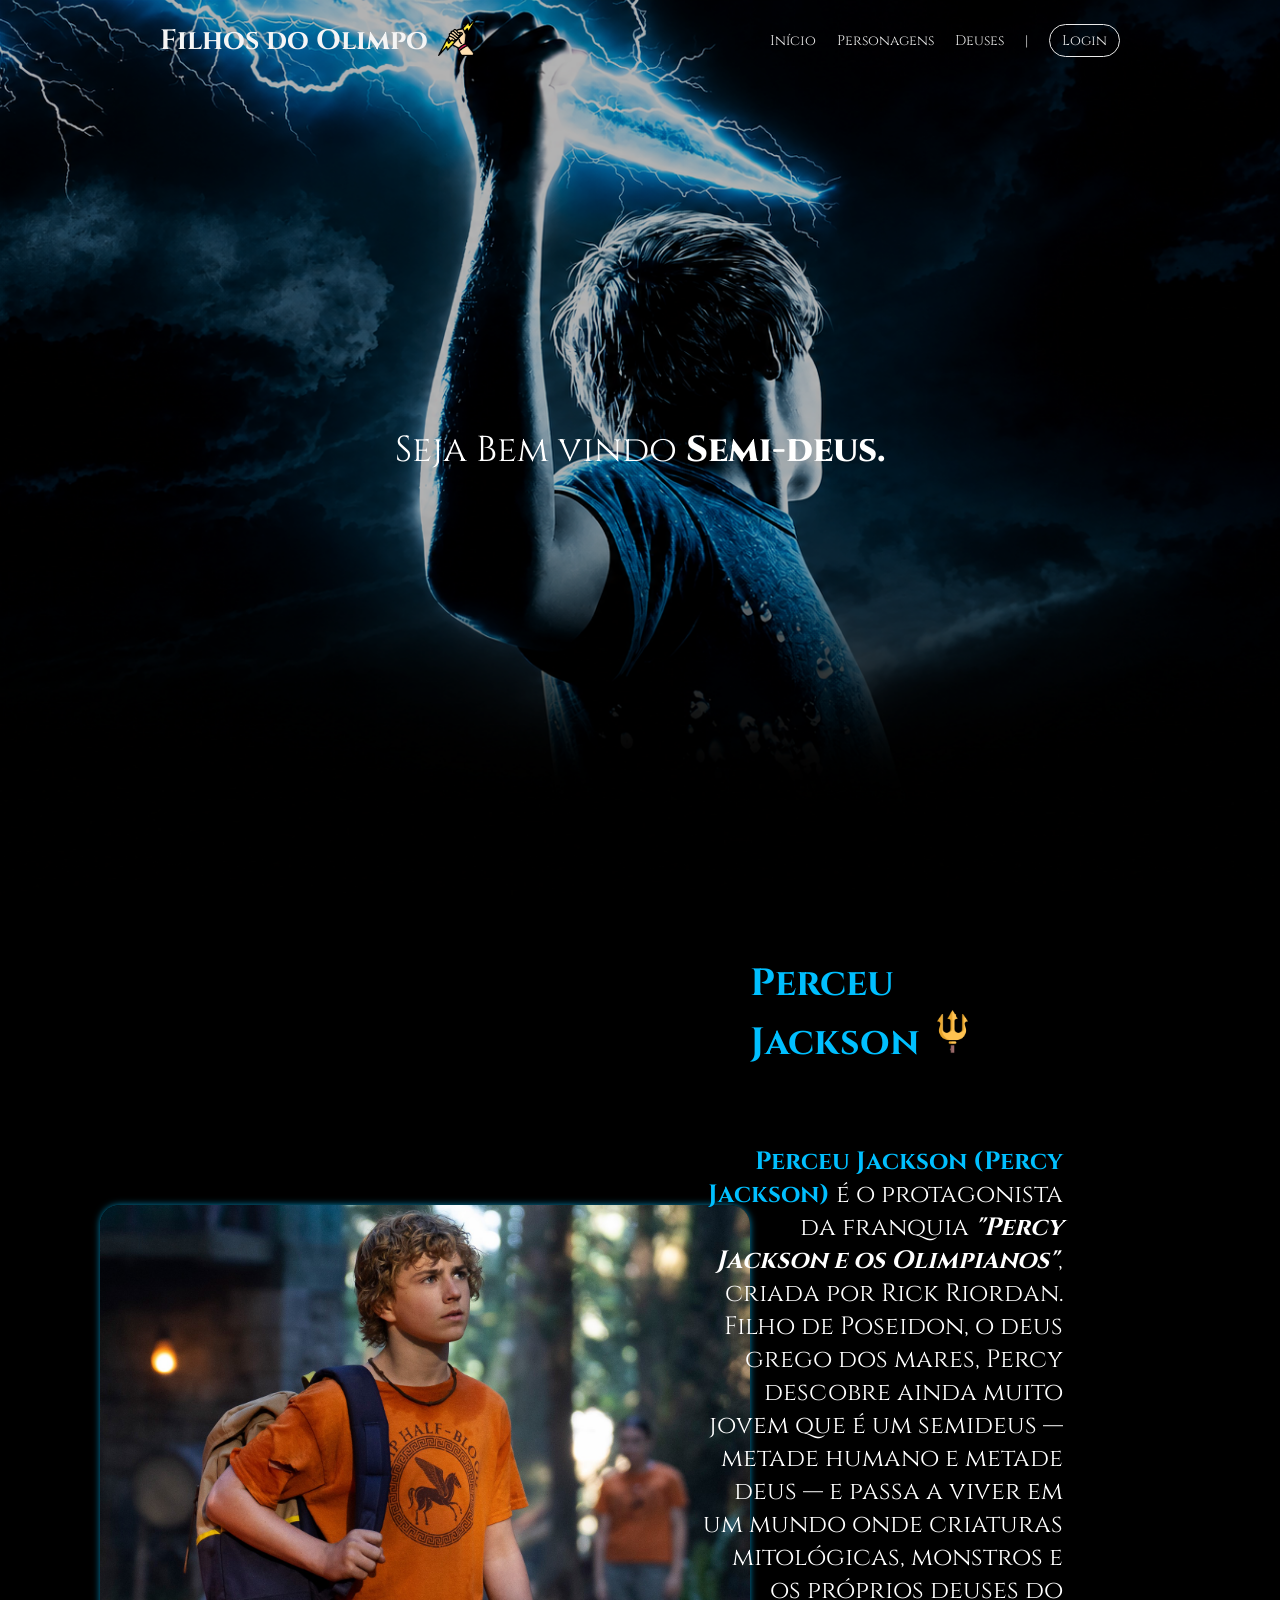
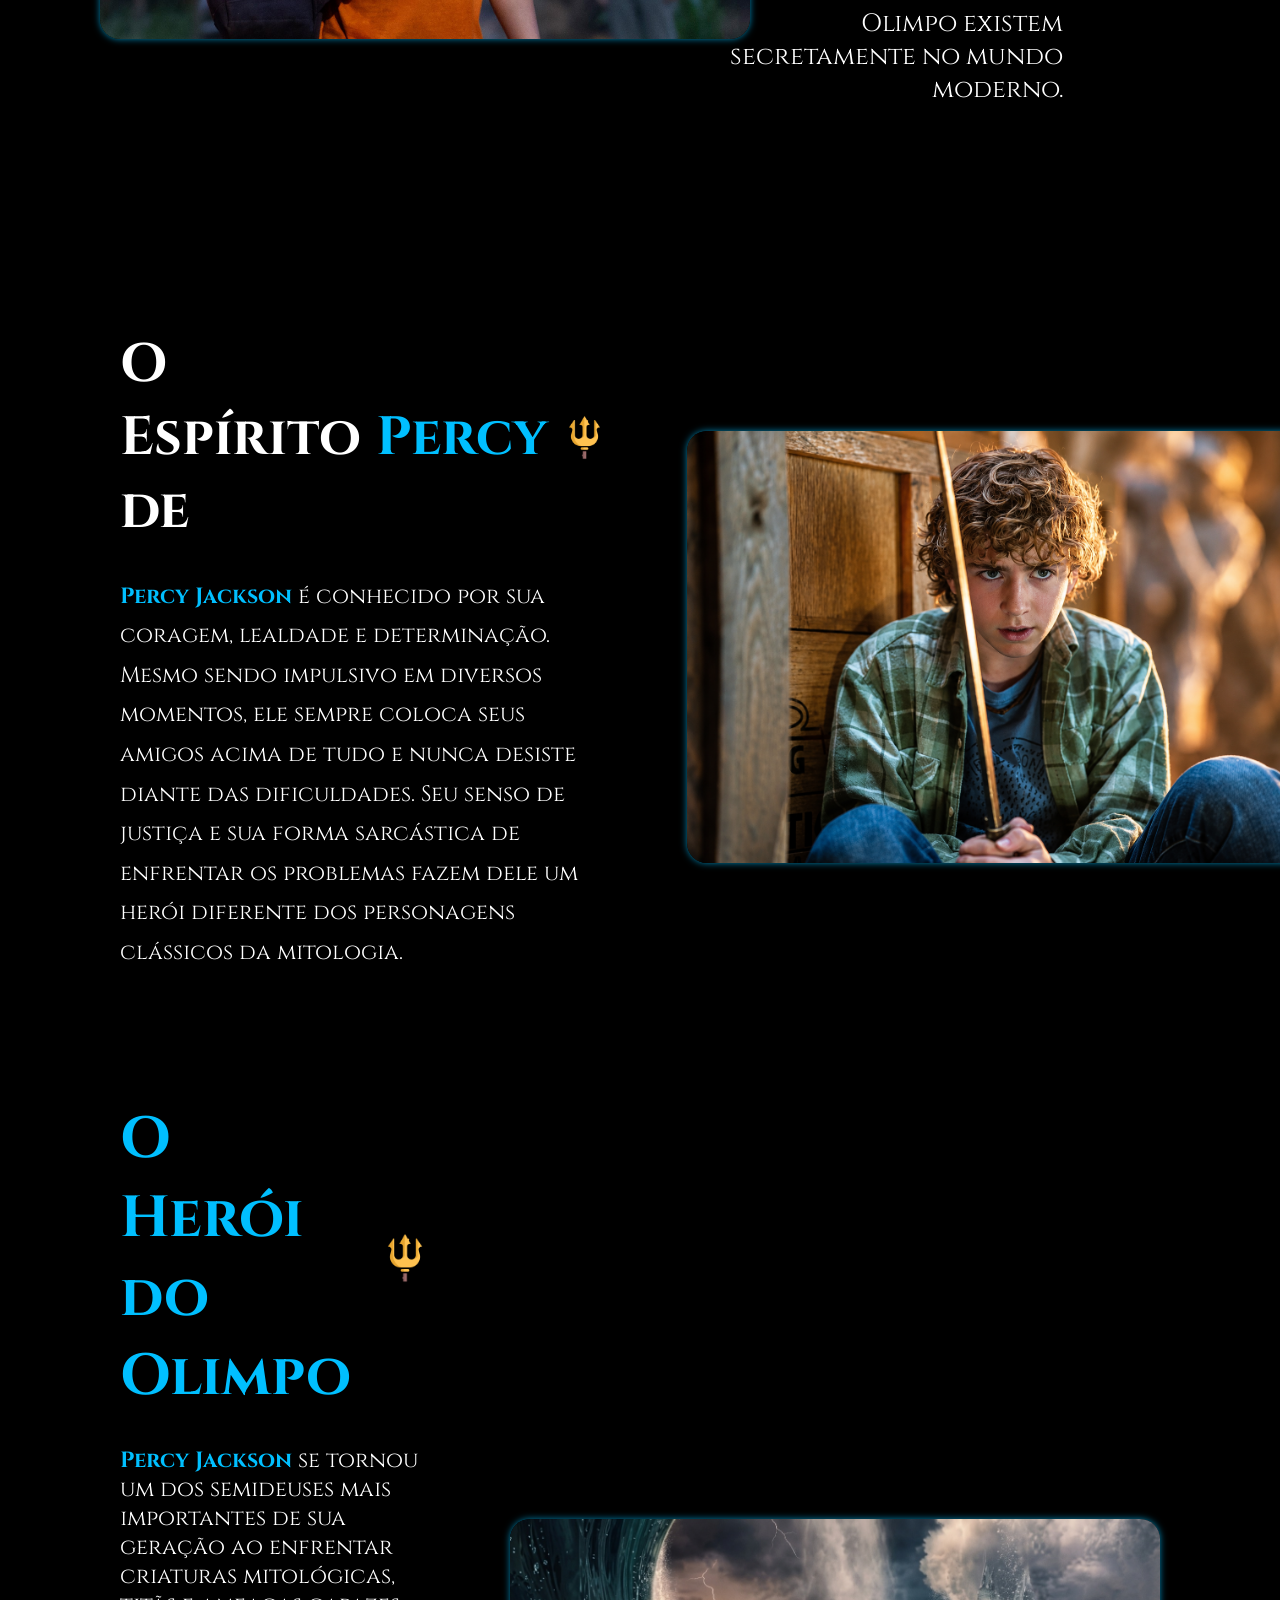
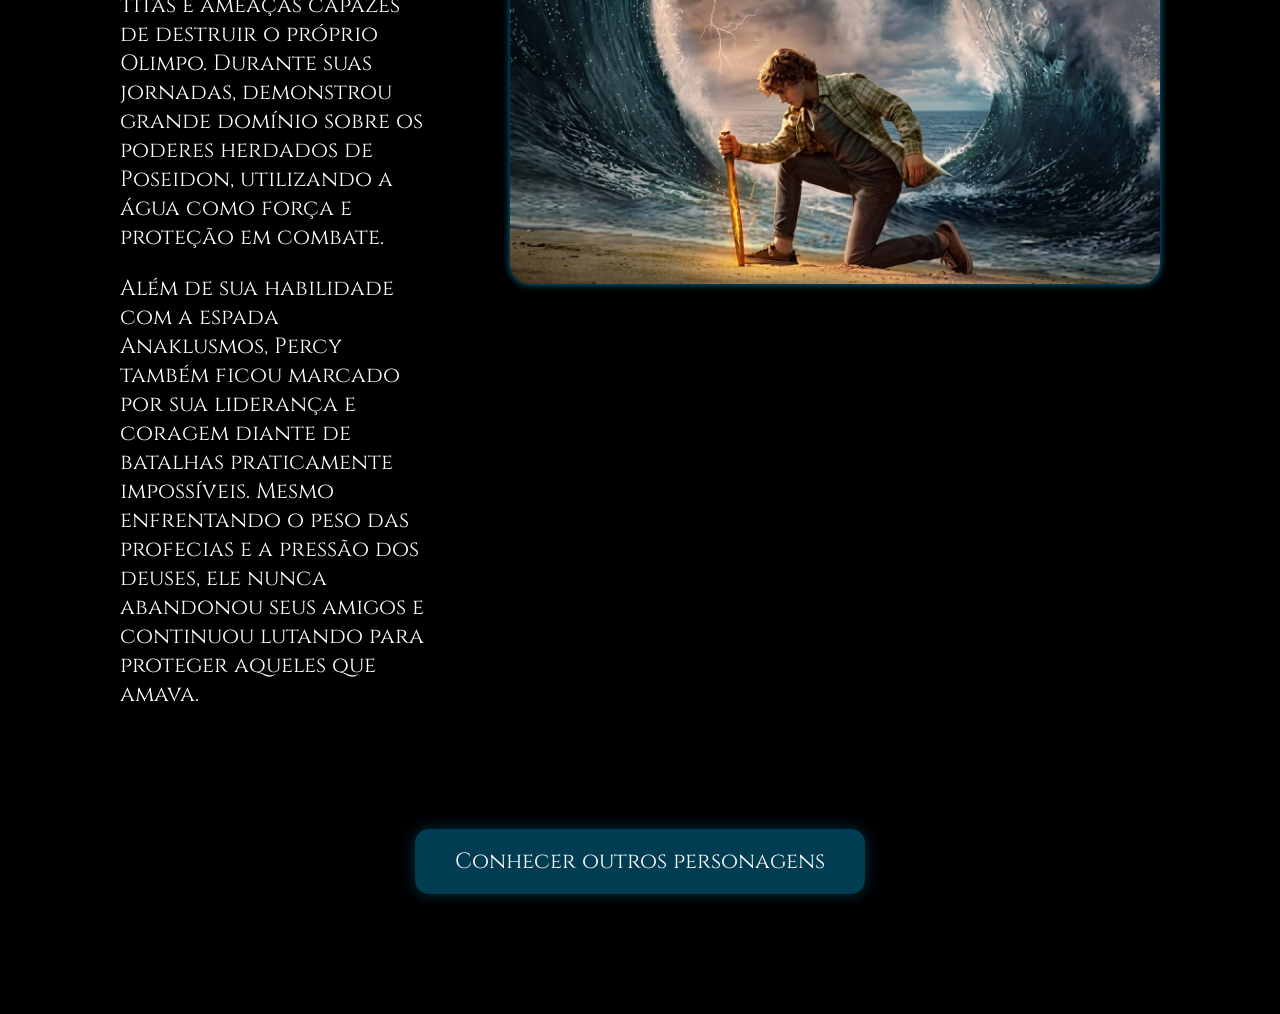
<file: public/index.html>
<!doctype html>
<html lang="PT-BR">
  <head>
    <meta charset="UTF-8" />
    <meta http-equiv="X-UA-Compatible" content="IE=edge" />
    <meta name="viewport" content="width=device-width, initial-scale=1.0" />
    <title>Filhos do Olimpo</title>
    <script src="./js/sessao.js"></script>
    <link rel="stylesheet" href="https://cdn.jsdelivr.net/npm/bootstrap-icons@1.11.0/font/bootstrap-icons.css"/>
    <link rel="stylesheet" href="./css/estilo.css" />
    <link rel="icon" href="./assets/icon/st_small_507x507-pad_600x600_f8f8f8.u1.png"/>
    <link rel="preconnect" href="https://fonts.gstatic.com" />
    <link href="https://fonts.googleapis.com/css2?family=Cinzel:wght@400;700&display=swap" rel="stylesheet"/>
  </head>
  <body>
    <div class="header transparente">
      <div class="container">
        <h1 class="titulo">
          <a href="./index.html" class="inicial">
            Filhos do Olimpo
            <span class="bolt"> </span>
          </a>
        </h1>
        <i class="fa-solid fa-bolt"></i>
        <ul class="navbar">
          <li>
            <a href="index.html">Início</a>
          </li>
          <li>
            <a href="personagens.html">Personagens</a>
          </li>
          <li>
            <a href="deuses.html">Deuses</a>
          </li>
          <li>|</li>

          <li>
            <a id="loginBtn" href="login.html">Login</a>
          </li>
        </ul>
      </div>
    </div>
    <div class="banner">
      <div class="container">
        <p>
          Seja Bem vindo <span id="tituloUsuario">Semi-deus.</span><br />
          <span id="fraseContainer"
            >Filho de <span id="fraseDeus">Poseidon, deus dos mares</span></span
          >
        </p>
      </div>
      <div class="contPercy" id="per">
        <div class="imgPercy">
          <img src="./assets/imgs/percy1.jpeg" />
        </div>
        <div class="direita">
          <div class="tituloPercy">
            <h3>Perceu Jackson <img src="./assets/imgs/percy.png" /></h3>
          </div>
        </div>
        <div class="infoPercy">
          <div class="textos">
            <p>
              <b style="color: #00bfff">Perceu Jackson (Percy Jackson)</b> é o
              protagonista da franquia
              <b><i>"Percy Jackson e os Olimpianos"</i></b>, 
              criada por Rick Riordan. Filho de Poseidon, o deus grego dos
              mares, Percy descobre ainda muito jovem que é um semideus — metade
              humano e metade deus — e passa a viver em um mundo onde criaturas
              mitológicas, monstros e os próprios deuses do Olimpo existem
              secretamente no mundo moderno.
            </p>
          </div>
        </div>
        </div>
       <div class="contPercy2">
        <div class="infoPercy2">
         <div class="tituloPercy2">
            <h3>
                O Espírito de <b style="color: #00bfff">Percy</b>
                <img src="./assets/imgs/percy.png">
            </h3>
              </div>
              <div class="texto2">
                <p>
                  <b style="color: #00bfff">Percy Jackson</b>
                  é conhecido por sua coragem, lealdade e determinação. Mesmo sendo impulsivo em diversos momentos, ele sempre coloca seus amigos acima de tudo e nunca desiste diante das dificuldades. Seu senso de justiça e sua forma sarcástica de enfrentar os problemas fazem dele um herói diferente dos personagens clássicos da mitologia.
                </p>
              </div>
            </div>
          <div class="imgPercy2">
            <img src="./assets/imgs/percy2.jpeg">
          </div>
        </div>
        <div class="contPercy3">
          <div class="infoPercy3">
            <div class="tituloPercy3">
              <h3>
                O Herói do Olimpo
                <img src="./assets/imgs/percy.png">
              </h3>
        </div>
          <div class="texto3">
              <p>
                <b style="color:#00bfff">Percy Jackson</b>
                se tornou um dos semideuses mais importantes de sua geração ao
                enfrentar criaturas mitológicas, titãs e ameaças capazes de
                destruir o próprio Olimpo. Durante suas jornadas, demonstrou
                grande domínio sobre os poderes herdados de Poseidon,
                utilizando a água como força e proteção em combate.
              </p>
              <br>
              <p>
                Além de sua habilidade com a espada Anaklusmos, Percy também
                ficou marcado por sua liderança e coragem diante de batalhas
                praticamente impossíveis. Mesmo enfrentando o peso das
                profecias e a pressão dos deuses, ele nunca abandonou seus
                amigos e continuou lutando para proteger aqueles que amava.
              </p>
          </div>
      </div>
        <div class="imgPercy3">
          <img src="./assets/imgs/percy3.jpeg">
        </div>
      </div>
      <div class="botaoPers">
        <a href="personagens.html" class="btnPersonagens">
          Conhecer outros personagens
        </a>
      </div>
    </div>
  </div>
    <script src="./js/transicao.js"></script>
  </body>
</html>
<script>
  window.onload = function () {
    let nomeUsuario = sessionStorage.NOME_USUARIO;
    let deusUsuario = Number(sessionStorage.DEUS_USUARIO);

    if (nomeUsuario) {
      document.getElementById("tituloUsuario").innerHTML = nomeUsuario;

      let loginBtn = document.getElementById("loginBtn");
      loginBtn.innerHTML = "Sair";
      loginBtn.href = "#";
      loginBtn.onclick = function () {
        sessionStorage.clear();
        window.location = "./login.html";
      };

      const deuses = {
        1: "Poseidon, o Deus dos Mares",
        2: "Hades, o Senhor do Submundo",
        3: "Zeus, o Deus dos Raios",
      };

      document.getElementById("fraseDeus").innerHTML = deuses[deusUsuario];
      document.getElementById("fraseContainer").style.display = "inline";

      if (deusUsuario === 1) {
        document.body.classList.add("poseidon");
      } else if (deusUsuario === 2) {
        document.body.classList.add("hades");
      } else if (deusUsuario === 3) {
        document.body.classList.add("zeus");
      }
    } else {
      document.getElementById("fraseContainer").style.display = "none";
    }
  };
</script>
</file>
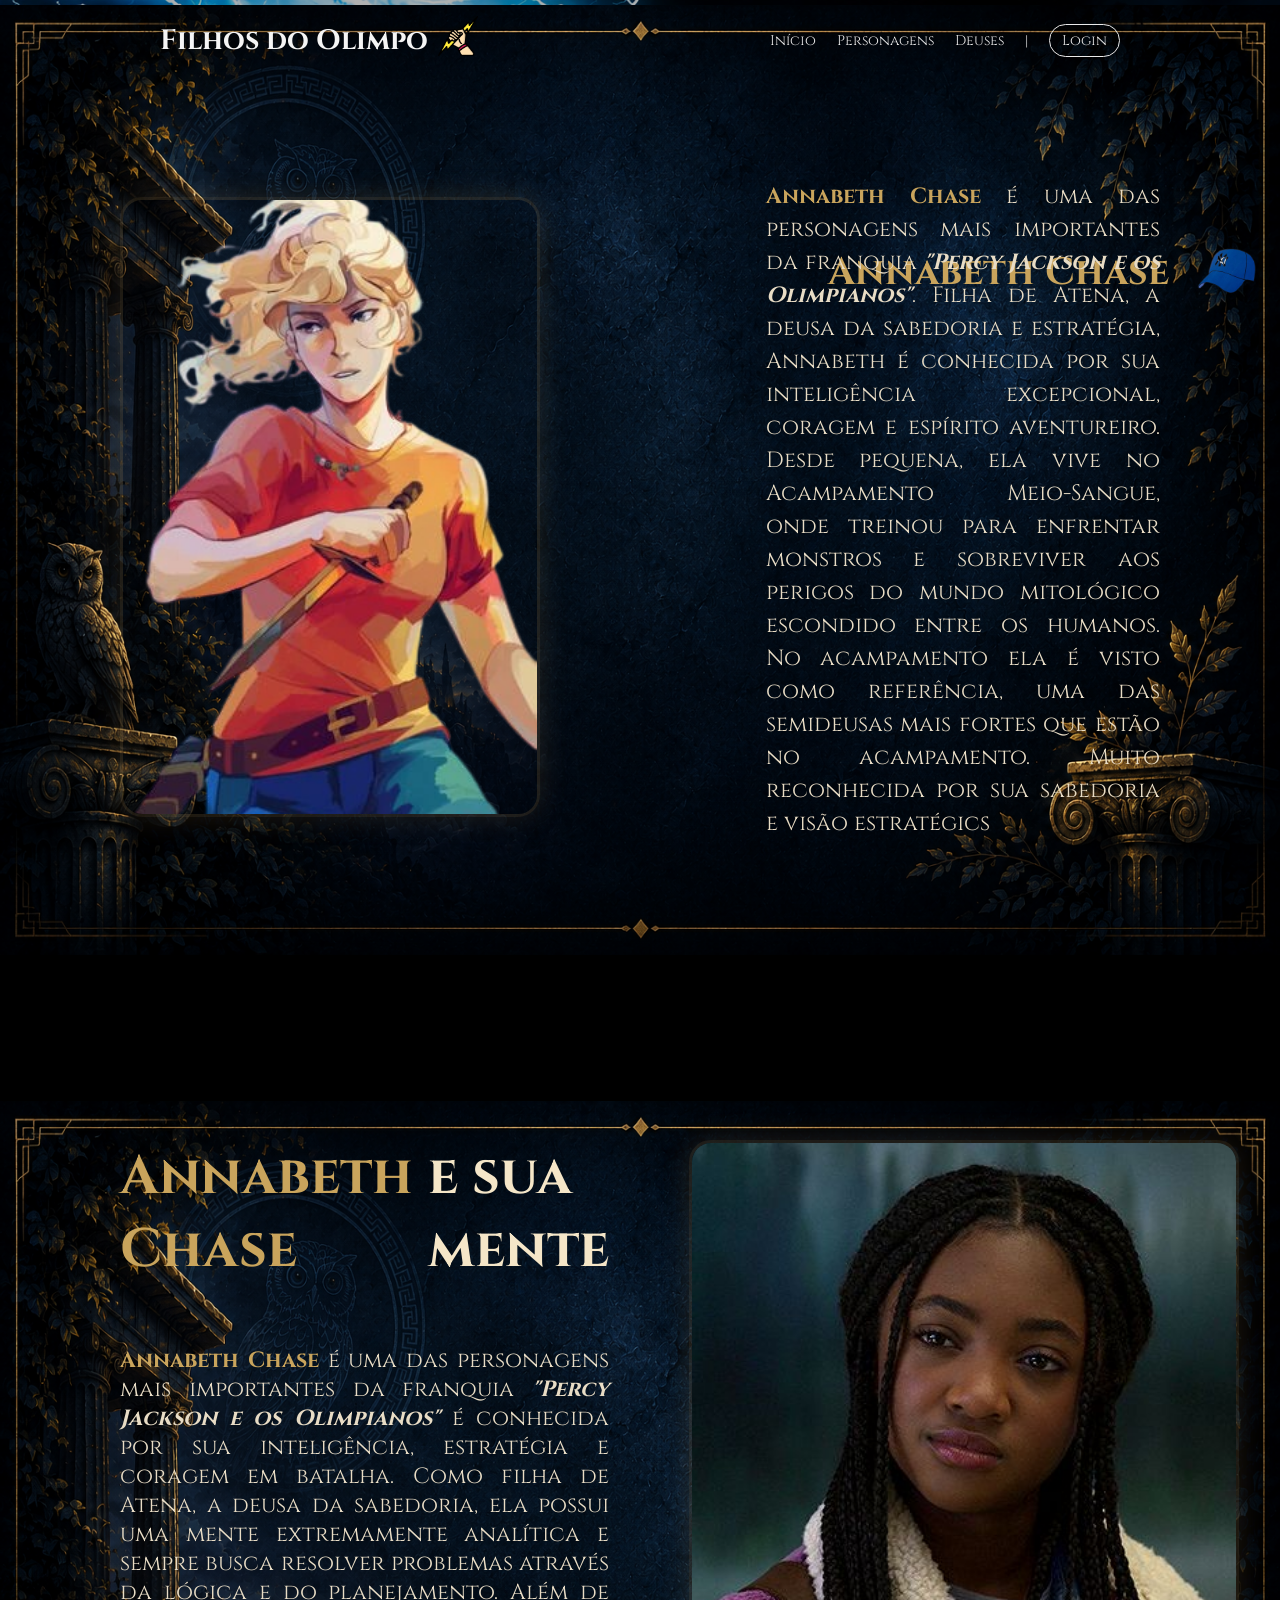
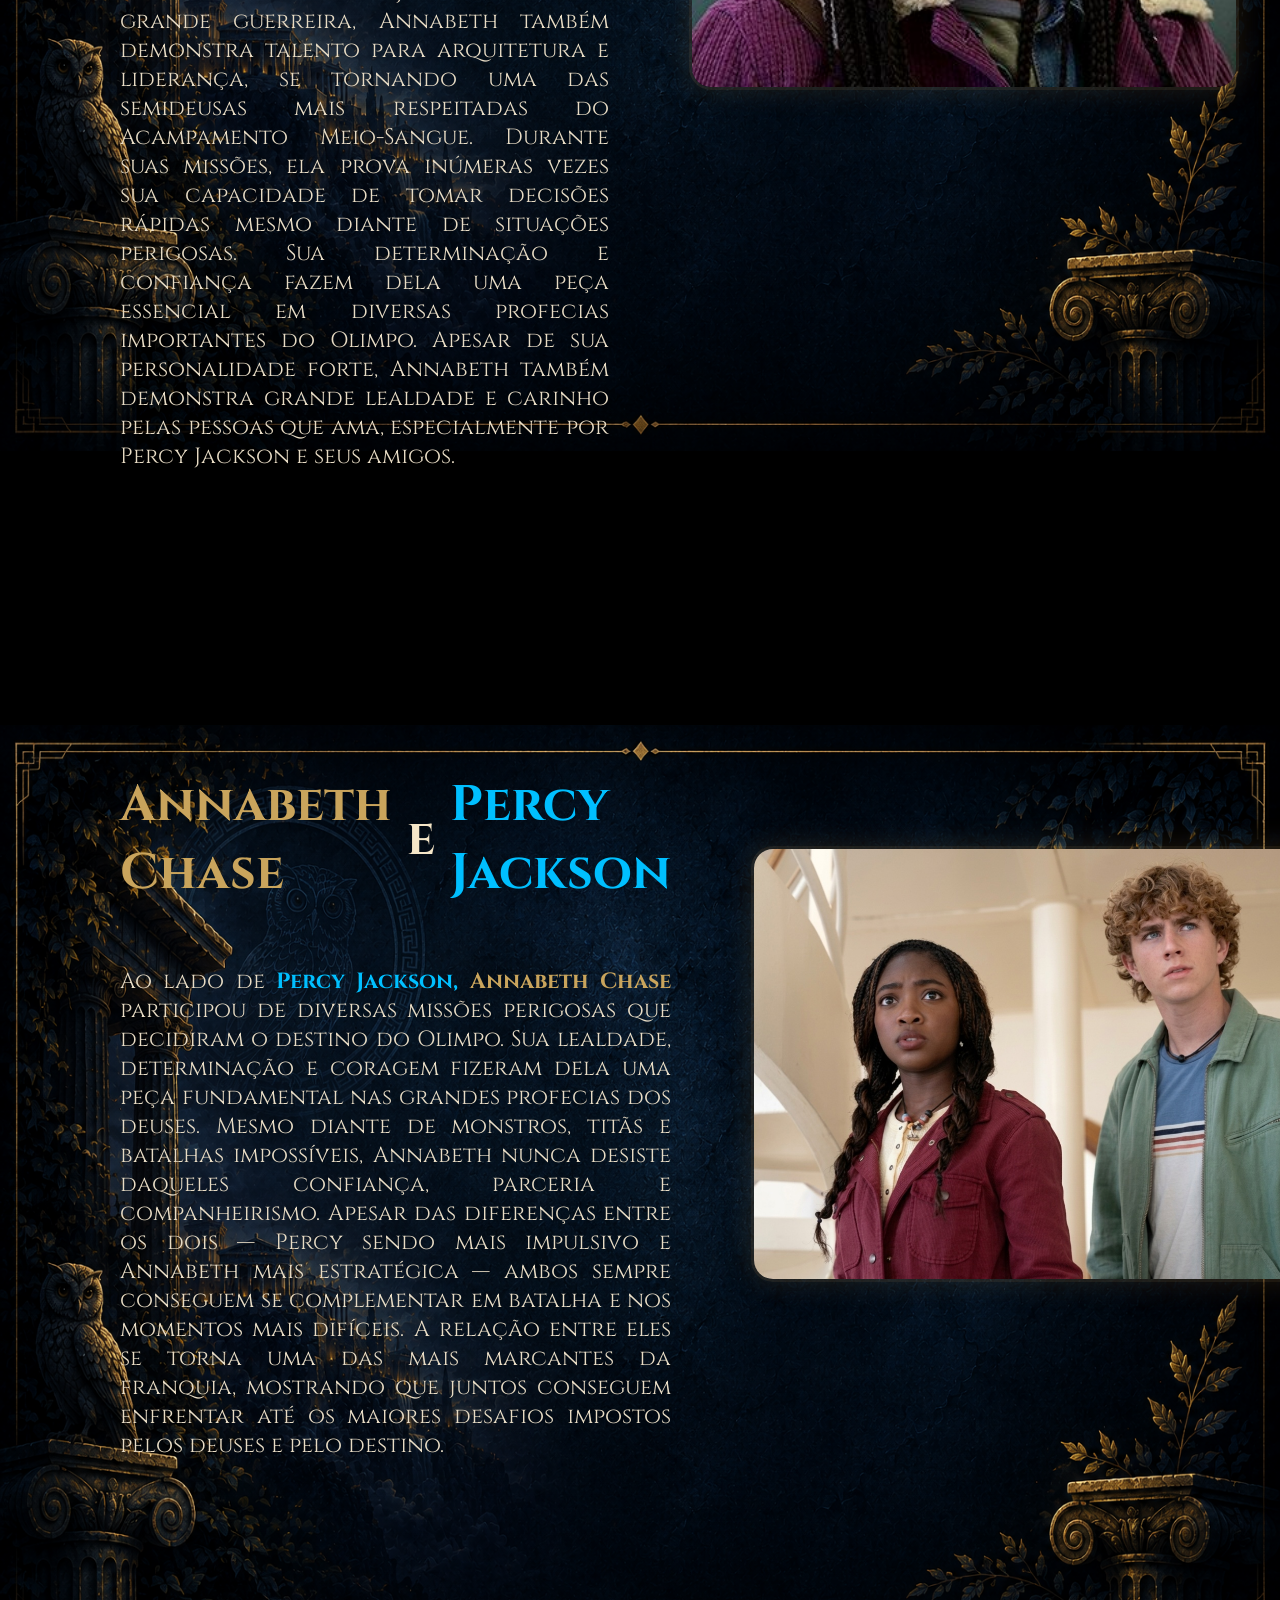
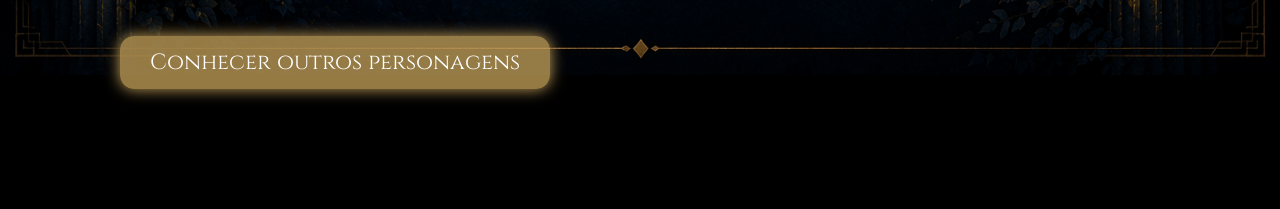
<file: public/annabeth.html>
<!doctype html>
<html lang="PT-BR">
  <head>
    <meta charset="UTF-8" />
    <meta http-equiv="X-UA-Compatible" content="IE=edge" />
    <meta name="viewport" content="width=device-width, initial-scale=1.0" />
    <title>Filhos do Olimpo</title>
    <script src="./js/sessao.js"></script>
    <link rel="stylesheet" href="https://cdn.jsdelivr.net/npm/bootstrap-icons@1.11.0/font/bootstrap-icons.css"/>
    <link rel="stylesheet" href="./css/estilo.css"/>
    <link rel="stylesheet" href="./css/annabeth.css"/>
    <link rel="icon" href="./assets/icon/st_small_507x507-pad_600x600_f8f8f8.u1.png"/>
    <link rel="preconnect" href="https://fonts.gstatic.com" />
    <link href="https://fonts.googleapis.com/css2?family=Cinzel:wght@400;700&display=swap" rel="stylesheet"/>
  </head>
  <body>
    <div class="header transparente">
      <div class="container">
        <h1 class="titulo">
          <a href="./index.html" class="inicial">
            Filhos do Olimpo
            <span class="bolt"> </span>
          </a>
        </h1>
        <i class="fa-solid fa-bolt"></i>
        <ul class="navbar">
          <li>
            <a href="index.html">Início</a>
          </li>
          <li>
            <a href="personagens.html">Personagens</a>
          </li>
          <li>
            <a href="deuses.html">Deuses</a>
          </li>
          <li>|</li>
          <li>
            <a id="loginBtn" href="login.html">Login</a>
          </li>
        </ul>
      </div>
    </div>
    <div class="contAnna">
      <div class="imgAnna">
        <img src="./assets/imgs/annabeth.jpeg" />
      </div>
      <div class="infoAnna">
        <div class="tituloAnna">
          <h3 style="color: #c9a45c">Annabeth Chase<img src="./assets/imgs/yankees.jpeg" /></h3>
        </div>
      </div>
        <div class="textos">
          <p>
            <b style="color: #c9a45c">Annabeth Chase</b> é uma das personagens
            mais importantes da franquia
            <b><i>"Percy Jackson e os Olimpianos"</i></b
            >. Filha de Atena, a deusa da sabedoria e estratégia, Annabeth é
            conhecida por sua inteligência excepcional, coragem e espírito
            aventureiro. Desde pequena, ela vive no Acampamento Meio-Sangue,
            onde treinou para enfrentar monstros e sobreviver aos perigos do
            mundo mitológico escondido entre os humanos. No acampamento ela é
            visto como referência, uma das semideusas mais fortes que estão no
            acampamento. Muito reconhecida por sua sabedoria e visão estratégics
          </p>
        </div>
      </div>
    </div>
   <div class="contAnna2">
  <div class="infoAnna2">
    <div class="tituloAnna2">
      <h3><b style="color: #c9a45c">Annabeth Chase</b> e sua mente</h3>
    </div>
    <div class="textos2">
      <p>
        <b style="color: #c9a45c">Annabeth Chase</b> é uma das personagens
        mais importantes da franquia
        <b><i>"Percy Jackson e os Olimpianos"</i></b> é conhecida por sua inteligência, 
        estratégia e coragem em batalha. Como filha de Atena, a deusa da sabedoria, 
        ela possui uma mente extremamente analítica e sempre busca resolver problemas 
        através da lógica e do planejamento. Além de grande guerreira, Annabeth também 
        demonstra talento para arquitetura e liderança, se tornando uma das semideusas 
        mais respeitadas do Acampamento Meio-Sangue.  Durante suas missões, ela prova inúmeras vezes sua capacidade de tomar decisões 
         rápidas mesmo diante de situações perigosas. Sua determinação e confiança fazem 
        dela uma peça essencial em diversas profecias importantes do Olimpo. Apesar de 
        sua personalidade forte, Annabeth também demonstra grande lealdade e carinho 
         pelas pessoas que ama, especialmente por Percy Jackson e seus amigos.
      </p>
    </div>
  </div>
  <div class="imgAnna2">
    <img src="./assets/imgs/annabeth2.jpeg" />
  </div>
</div>
<div class="contAnna2">
  <div class="infoAnna2">
    <div class="tituloAnna3">
      <h3><b style="color: #c9a45c">Annabeth Chase</b> e <b style="color: #00bfff">Percy Jackson</b></h3>
    </div>
    <div class="textos2">
      <p>
        Ao lado de <b style="color:#00bfff">Percy Jackson,</b> <b style="color: #c9a45c">Annabeth Chase</b> participou de diversas 
  missões perigosas que decidiram o destino do Olimpo. Sua lealdade, determinação e 
  coragem fizeram dela uma peça fundamental nas grandes profecias dos deuses. Mesmo 
  diante de monstros, titãs e batalhas impossíveis, Annabeth nunca desiste daqueles 
  confiança, parceria e companheirismo. Apesar das diferenças entre os dois — Percy 
  sendo mais impulsivo e Annabeth mais estratégica — ambos sempre conseguem se 
  complementar em batalha e nos momentos mais difíceis. A relação entre eles se torna 
  uma das mais marcantes da franquia, mostrando que juntos conseguem enfrentar até os 
  maiores desafios impostos pelos deuses e pelo destino.
      </p><br><br><br><br><br><br><br><br>
        <a href="./personagens.html" class="btnCon">Conhecer outros personagens</a>
    </div>
  </div>
  <div class="imgAnna3">
    <img src="./assets/imgs/annabeth3.jpeg" />
  </div>
</div>
    <script src="./js/transicao.js"></script>
</body>
</html>
<script>
  window.onload = function () {
    let nomeUsuario = sessionStorage.NOME_USUARIO;
    let deusUsuario = Number(sessionStorage.DEUS_USUARIO);
    if (nomeUsuario) {
        let loginBtn = document.getElementById("loginBtn");
    loginBtn.innerHTML = "Sair";
    loginBtn.href = "#";
    loginBtn.onclick = function(){
    sessionStorage.clear();
    window.location = "../login.html";
    };


    if(deusUsuario === 1){
      document.body.classList.add("poseidon");
    } else if(deusUsuario === 2){
      document.body.classList.add("hades");
    } else if(deusUsuario === 3){
      document.body.classList.add("zeus");
    }
      carregarDadosDeus(deusUsuario);
    };
}
</script>
</file>
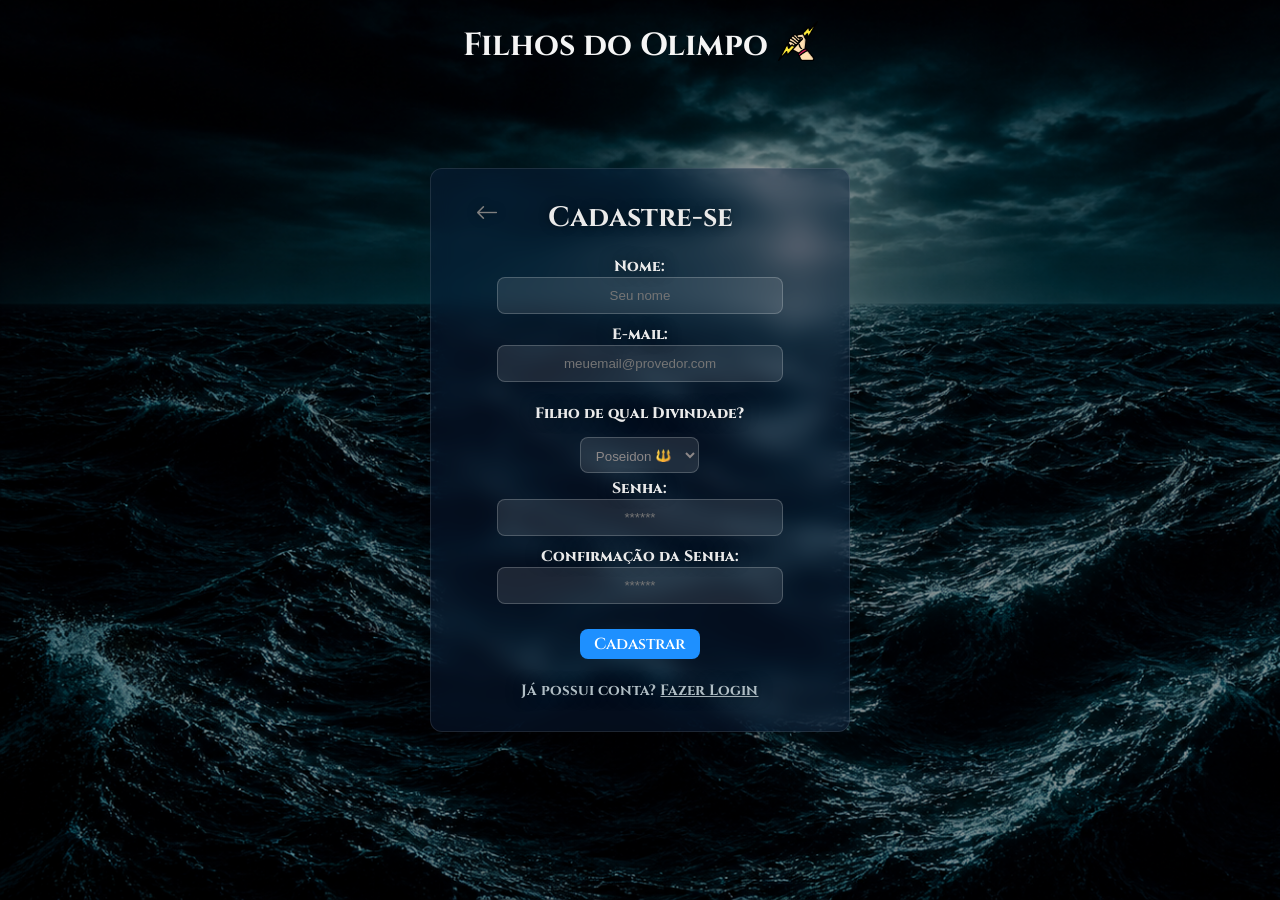
<file: public/cadastro.html>
<!DOCTYPE html>
<html lang="pt-br">

<head>
  <meta charset="UTF-8">
  <meta http-equiv="X-UA-Compatible" content="IE=edge">
  <meta name="viewport" content="width=device-width, initial-scale=1.0">
  <title>Filhos do Olimpo | Cadastro</title>
  <script src="./js/sessao.js"></script>
  <link rel="stylesheet" href="./css/estilo.css">
  <link rel="stylesheet" href="./css/login.css">
  <link rel="stylesheet" href="./css/cadastro.css">
  <link rel="icon" href="./assets/icon/st_small_507x507-pad_600x600_f8f8f8.u1.png">
  <link rel="preconnect" href="https://fonts.gstatic.com">
  <link rel="stylesheet" href="https://cdn.jsdelivr.net/npm/bootstrap-icons@1.11.0/font/bootstrap-icons.css">
  <link href="https://fonts.googleapis.com/css2?family=Cinzel:wght@400;700&display=swap" rel="stylesheet">
</head>

<body>
  <div class="header transparente">
    <div class="container">
      <h1 class="titulo">
        <a href="./index.html" class="inicial">
          Filhos do Olimpo
          <span class="bolt">
          </span>
        </a>
      </h1>
      <i class="fa-solid fa-bolt"></i>
    </div>
  </div>
  <div class="login">
    <div class="alerta_erro">
      <div class="card_erro" id="cardErro">
        <span id="mensagem_erro"></span>
      </div>
    </div>
    <div class="container">
      <div class="card card-cadastro">
        <h2>
          <a href="./index.html"><i class="bi bi-arrow-left"></i></a>
          Cadastre-se
        </h2>
        <div class="formulario">
          <div class="campo">
            <span>Nome:</span>
            <input id="nome_input" type="text" placeholder="Seu nome" />
          </div>
          <div class="campo">
            <span>E-mail:</span>
            <input id="email_input" type="text" placeholder="meuemail@provedor.com" />
          </div>
          <div class="deuses">
            <span>Filho de qual Divindade?</span>
            <br>
            <select id="sel_deuses">
              <option value='1'>Poseidon 🔱</option>
              <option value='2'>Hades 💀</option>
              <option value='3'>Zeus⚡</option>
            </select>
          </div>
          <div class="campo">
            <span>Senha:</span>
            <input id="senha_input" type="password" placeholder="******" />
          </div>
          <div class="campo">
            <span>Confirmação da Senha:</span>
            <input id="confirmacao_senha_input" type="password" placeholder="******" />
          </div>
          <button class="botao" onclick="cadastrar()">Cadastrar</button>
          <div class="nova">
            <br>
            Já possui conta?
            <a href="./login.html">Fazer Login</a>
          </div>
        </div>
        <div id="div_aguardar" class="loading-div">
          <img src="./assets/circle-loading.gif" id="loading-gif" />
        </div>

        <div id="div_erros_login"></div>
      </div>
    </div>
  </div>
</body>

</html>
<script>
  function cadastrar() {
    var nomeVar = nome_input.value;
    var emailVar = email_input.value;
    var deusesVar = sel_deuses.value;
    var senhaVar = senha_input.value;
    var confirmacaoSenhaVar = confirmacao_senha_input.value;

    // Verifica campos obrigatórios
    if (!nomeVar || !emailVar || !senhaVar || !confirmacaoSenhaVar) {
      mostrarErro("(Preencha todos os campos!)");
      return false;
    } else {
      setInterval(sumirMensagem, 5000);
    }

    let num = [1, 2, 3, 4, 5, 6, 7, 8, 9, 0];
    let especiais = ['!', '@', '#', '$', '%', '&', '*'];
    if (nomeVar.length <= 3) {
      mostrarErro("(Nome deve conter mais que 3 caracter)");
      return false;
    }
    for (let i = 0; i < num.length; i++) {
      if (nomeVar.includes(num[i])) {
        mostrarErro("(Nome não deve conter números)");
        return false;
      }
      for (let e = 0; e < especiais.length; e++) {
        if (nomeVar.includes(especiais[e])) {
          mostrarErro("(Nome não deve conter caracteres especiais)");
          return false;
        }
      }
    }
    
    if (!(emailVar.includes('@') && emailVar.includes('.'))) {
      mostrarErro("(E-Mail deve conter '@' e '.')");
      return false;
    }
    if (senhaVar.length <= 6) {
      mostrarErro("(Senha deve conter mais do que 6 caracteres)");
      return false;
    }
    if (confirmacaoSenhaVar !== senhaVar) {
      mostrarErro("(As senhas devem coincidir)");
      return false;
    }
    console.log("Cadastro válido!");

  function mostrarErro(msg) {
    cardErro.style.display = "block";
    mensagem_erro.innerHTML = msg;
    finalizarAguardar();
  }
    // Enviando o valor da nova input
    fetch("/usuarios/cadastrar", {
      method: "POST",
      headers: {
        "Content-Type": "application/json",
      },
      body: JSON.stringify({
        // crie um atributo que recebe o valor recuperado aqui
        // Agora vá para o arquivo routes/usuario.js
        nome: nomeVar,
        email: emailVar,
        fk_deuses: Number(deusesVar),
        senha: senhaVar
      }),
    })
      .then(function (resposta) {
        console.log("resposta: ", resposta);

        if (resposta.ok) {
          cardErro.style.display = "block";

          mensagem_erro.innerHTML =
            "Cadastro realizado com sucesso!<br><br>Redirecionando para tela de Login...";

          setTimeout(() => {
            window.location = "./login.html";
          }, "2000");

          limparFormulario();
          finalizarAguardar();
        } else {
          throw "Houve um erro ao tentar realizar o cadastro!";
        }
      })
      .catch(function (resposta) {
        console.log(`#ERRO: ${resposta}`);
        finalizarAguardar();
      });

    return false;
  }
  function sumirMensagem() {
    cardErro.style.display = "none";
  }
</script>
</file>
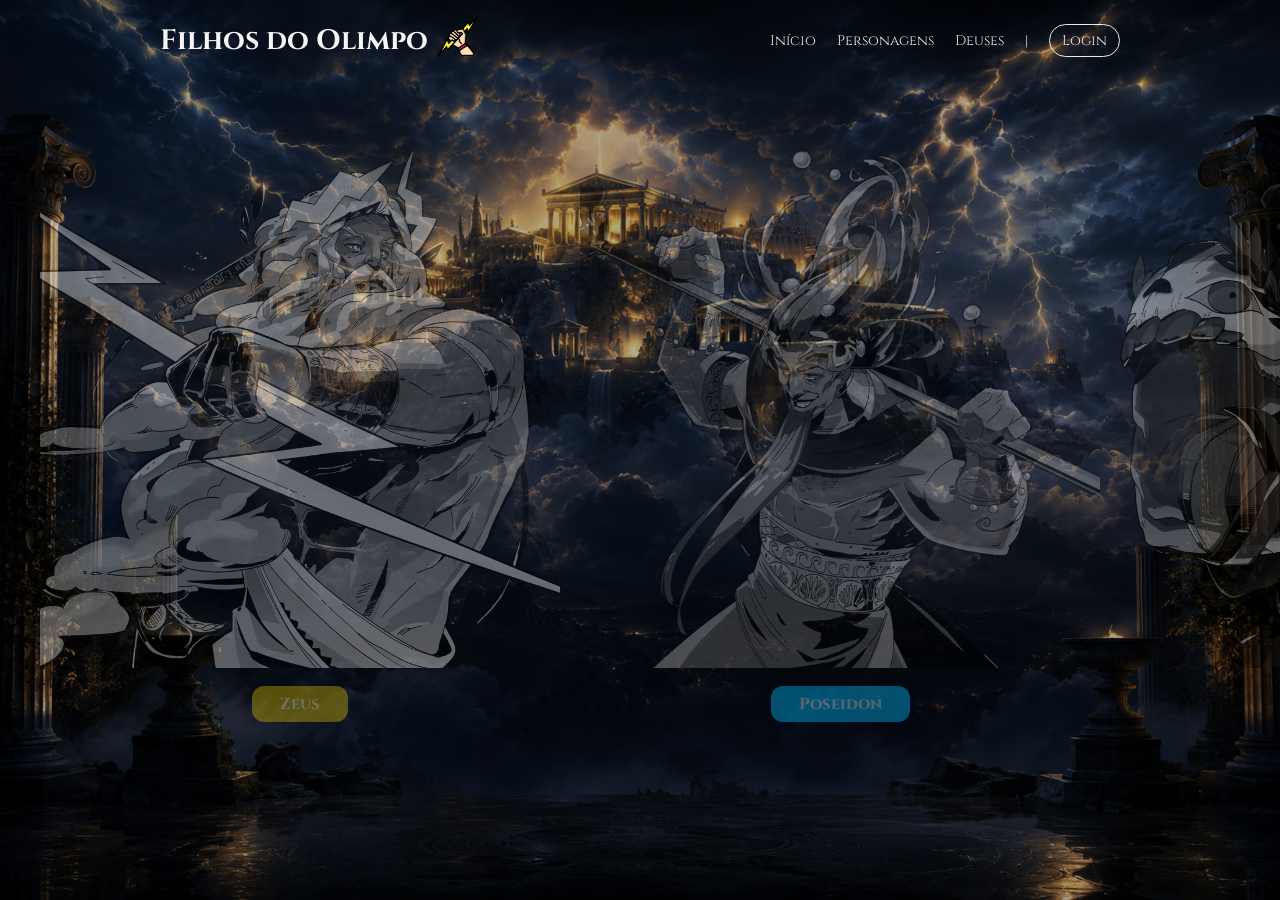
<file: public/deuses.html>
<!doctype html>
<html lang="PT-BR">
  <head>
    <meta charset="UTF-8" />
    <meta http-equiv="X-UA-Compatible" content="IE=edge" />
    <meta name="viewport" content="width=device-width, initial-scale=1.0" />
    <title>Filhos do Olimpo</title>
    <script src="./js/sessao.js"></script>
    <link rel="stylesheet" href="https://cdn.jsdelivr.net/npm/bootstrap-icons@1.11.0/font/bootstrap-icons.css"/>
    <link rel="stylesheet" href="./css/estilo.css" />
    <link rel="stylesheet" href="./css/personagens.css">
    <link rel="stylesheet" href="./css/deuses.css">
    <link rel="icon" href="./assets/icon/st_small_507x507-pad_600x600_f8f8f8.u1.png"/>
    <link rel="preconnect" href="https://fonts.gstatic.com" />
    <link href="https://fonts.googleapis.com/css2?family=Cinzel:wght@400;700&display=swap" rel="stylesheet"/>
  </head>
  <body>
    <div class="header transparente">
      <div class="container">
        <h1 class="titulo">
          <a href="./index.html" class="inicial">
            Filhos do Olimpo
            <span class="bolt"> </span>
          </a>
        </h1>
        <i class="fa-solid fa-bolt"></i>
        <ul class="navbar">
          <li>
            <a href="index.html">Início</a>
          </li>
          <li>
            <a href="personagens.html">Personagens</a>
          </li>
          <li>
            <a href="deuses.html">Deuses</a>
          </li>
          <li>|</li>

          <li>
            <a id="loginBtn" href="login.html">Login</a>
          </li>
        </ul>
      </div>
    </div>
    <div class="containerPer">
        <div class="cardPersonagem"> 
            <img style="width: 520px;" src="./assets/imgs/zeusCard.jpeg">
            <div class="botaoPersonagens">
                <a href="./zeus.html" class="btnPerso zeus">Zeus</a>
            </div>
        </div>
        <div class="cardPersonagem"> 
            <img src="./assets/imgs/poseidonCard.jpeg">
            <div class="botaoPersonagens">
                <a href="./poseidon.html" class="btnPerso poseidon">Poseidon</a>
            </div>
        </div>
        <div class="cardPersonagem"> 
            <img src="./assets/imgs/hadesCard.jpeg">
            <div class="botaoPersonagens">
                <a href="./hades.html" class="btnPerso hades">Hades</a>
            </div>
        </div>
    </div>
</body>
</html>
<script>
  window.onload = function () {
    let nomeUsuario = sessionStorage.NOME_USUARIO;
    let deusUsuario = Number(sessionStorage.DEUS_USUARIO);
    if (nomeUsuario) {
        let loginBtn = document.getElementById("loginBtn");
    loginBtn.innerHTML = "Sair";
    loginBtn.href = "#";
    loginBtn.onclick = function(){
    sessionStorage.clear();
    window.location = "../login.html";
    };


    if(deusUsuario === 1){
      document.body.classList.add("poseidon");
    } else if(deusUsuario === 2){
      document.body.classList.add("hades");
    } else if(deusUsuario === 3){
      document.body.classList.add("zeus");
    }
      carregarDadosDeus(deusUsuario);
    };
}
</script>
</file>
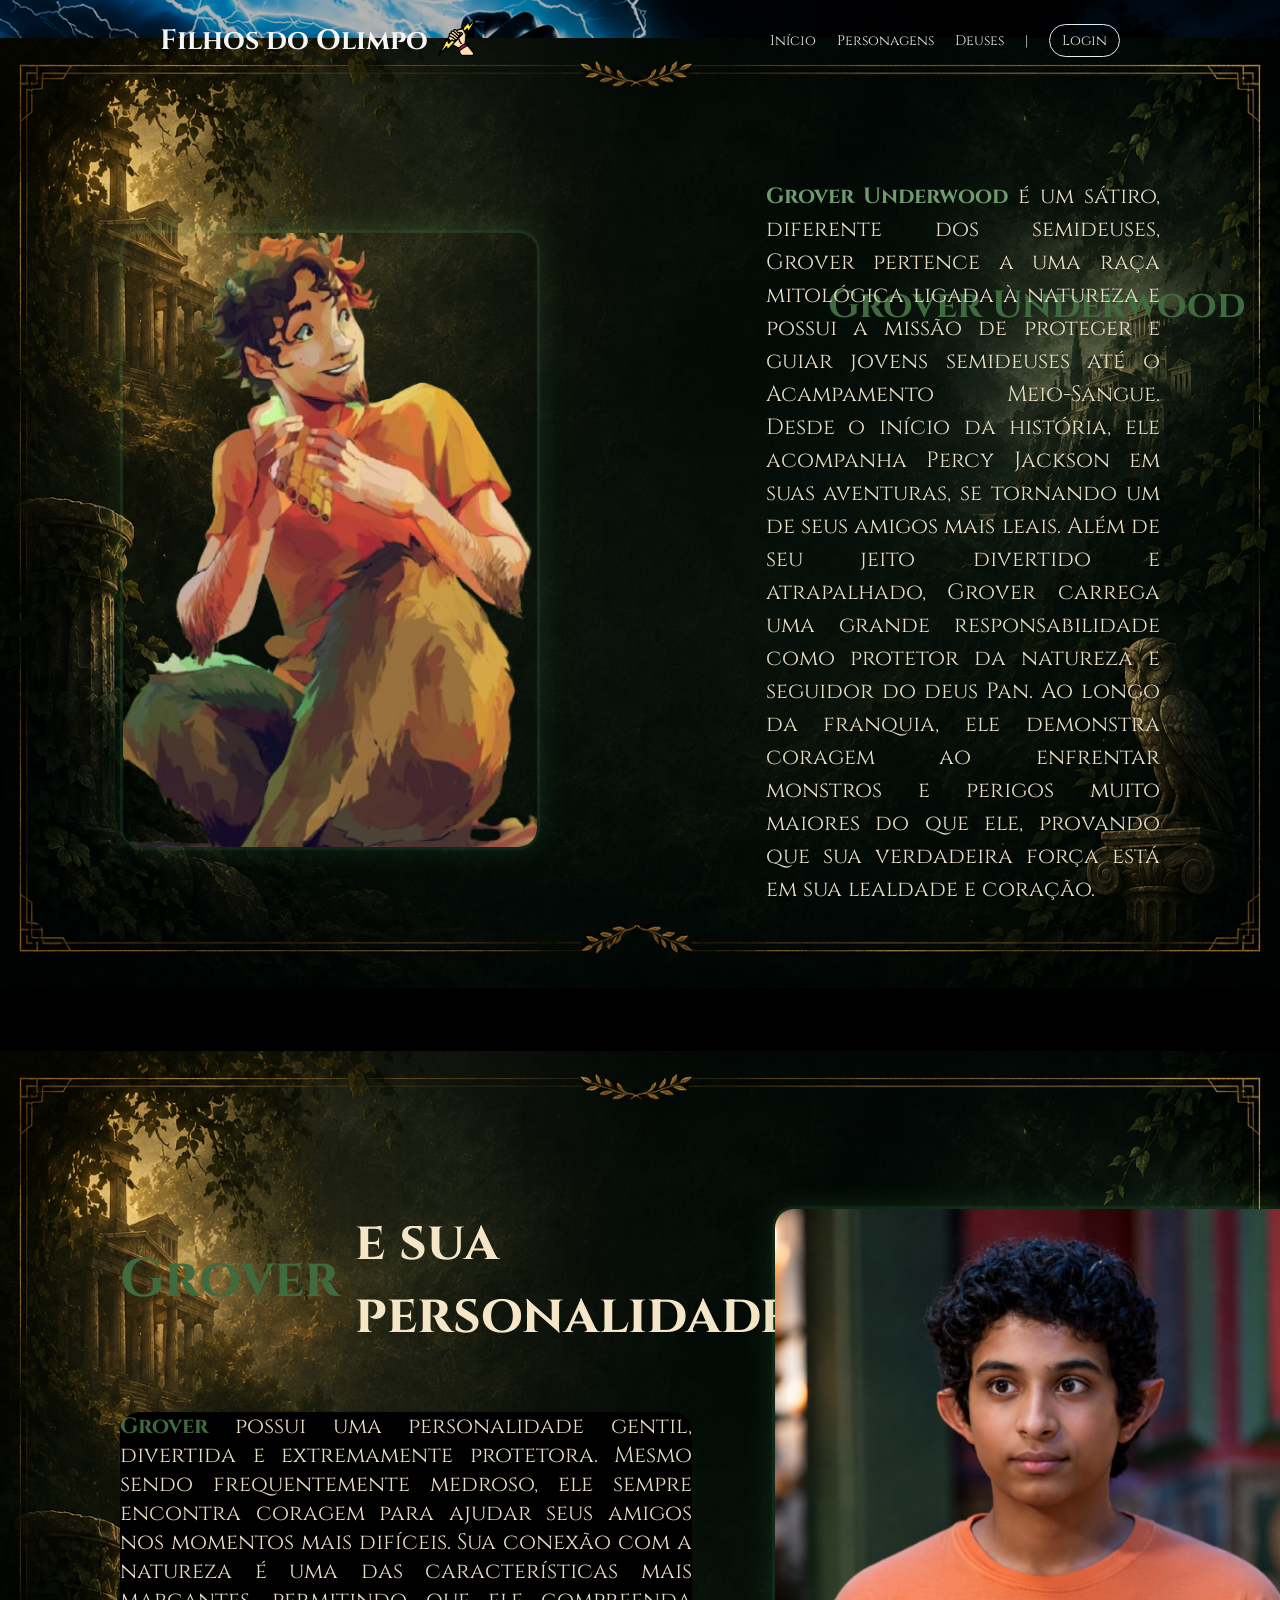
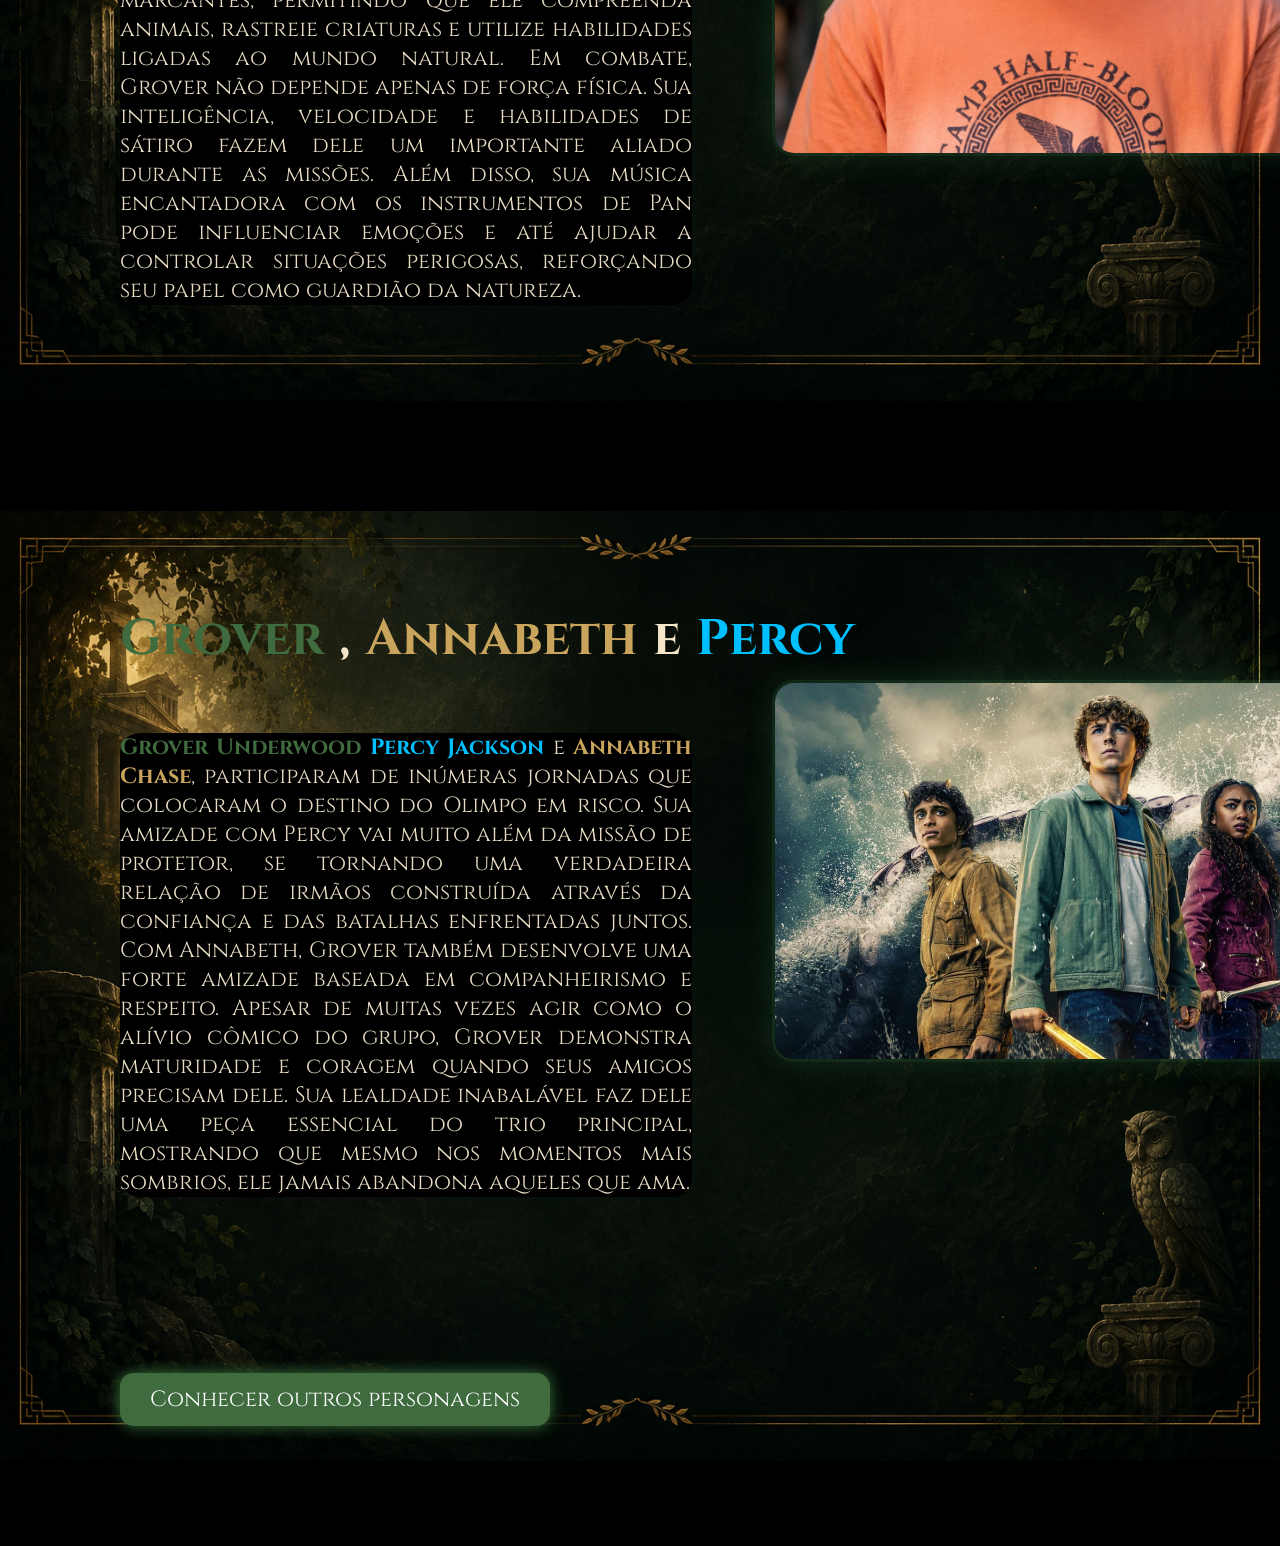
<file: public/grover.html>
<!doctype html>
<html lang="PT-BR">
  <head>
    <meta charset="UTF-8" />
    <meta http-equiv="X-UA-Compatible" content="IE=edge" />
    <meta name="viewport" content="width=device-width, initial-scale=1.0" />
    <title>Filhos do Olimpo</title>
    <script src="./js/sessao.js"></script>
    <link rel="stylesheet" href="https://cdn.jsdelivr.net/npm/bootstrap-icons@1.11.0/font/bootstrap-icons.css"/>
    <link rel="stylesheet" href="./css/estilo.css" />
    <link rel="stylesheet" href="./css/annabeth.css" />
    <link rel="stylesheet" href="./css/grover.css" />
    <link rel="icon" href="./assets/icon/st_small_507x507-pad_600x600_f8f8f8.u1.png"/>
    <link rel="preconnect" href="https://fonts.gstatic.com" />
    <link href="https://fonts.googleapis.com/css2?family=Cinzel:wght@400;700&display=swap" rel="stylesheet"/>
  </head>
  <body>
    <div class="header transparente">
      <div class="container">
        <h1 class="titulo">
          <a href="./index.html" class="inicial">
            Filhos do Olimpo
            <span class="bolt"> </span>
          </a>
        </h1>
        <i class="fa-solid fa-bolt"></i>
        <ul class="navbar">
          <li>
            <a href="index.html">Início</a>
          </li>
          <li>
            <a href="personagens.html">Personagens</a>
          </li>
          <li>
            <a href="deuses.html">Deuses</a>
          </li>
          <li>|</li>

          <li>
            <a id="loginBtn" href="login.html">Login</a>
          </li>
        </ul>
      </div>
    </div>
    <div class="contGrover">
      <div class="imgGrover">
        <img src="./assets/imgs/grover.jpeg" />
      </div>
      <div class="infoGrover">
        <div class="tituloGrover">
          <h3 style="color: #3f6b3f">Grover Underwood</h3>
        </div>
      </div>
        <div class="textos">
          <p>
            <b style="color: #6f9b6f">Grover Underwood</b> é um sátiro, 
            diferente dos semideuses, Grover pertence a uma raça mitológica ligada à natureza 
            e possui a missão de proteger e guiar jovens semideuses até o Acampamento Meio-Sangue. 
            Desde o início da história, ele acompanha Percy Jackson em suas aventuras, se tornando 
            um de seus amigos mais leais.

            Além de seu jeito divertido e atrapalhado, Grover carrega uma grande responsabilidade 
            como protetor da natureza e seguidor do deus Pan. Ao longo da franquia, ele demonstra 
            coragem ao enfrentar monstros e perigos muito maiores do que ele, provando que sua 
            verdadeira força está em sua lealdade e coração.
          </p>
        </div>
      </div>
    </div>
   <div class="contGrover2">
  <div class="infoGrover2">
    <div class="tituloGrover2">
      <h3><b style="color: #3f6b3f">Grover</b> e sua personalidade</h3>
    </div>
    <div class="textos2">
      <p>
        <b style="color: #3f6b3f">Grover</b> possui uma personalidade gentil, divertida e 
        extremamente protetora. Mesmo sendo frequentemente medroso, ele sempre encontra coragem 
        para ajudar seus amigos nos momentos mais difíceis. Sua conexão com a natureza é uma das 
        características mais marcantes, permitindo que ele compreenda animais, rastreie criaturas 
        e utilize habilidades ligadas ao mundo natural.

        Em combate, Grover não depende apenas de força física. Sua inteligência, velocidade e 
        habilidades de sátiro fazem dele um importante aliado durante as missões. Além disso, 
        sua música encantadora com os instrumentos de Pan pode influenciar emoções e até ajudar 
        a controlar situações perigosas, reforçando seu papel como guardião da natureza.
      </p>
    </div>
  </div>
  <div class="imgGrover2">
    <img src="./assets/imgs/grover2.jpeg" />
  </div>
</div>
<div class="contGrover2">
  <div class="infoGrover2">
    <div class="tituloGrover3">
      <h3><b style="color: #3f6b3f">Grover</b>, <b style="color: #c9a45c">Annabeth</b> e <b style="color: #00bfff">Percy</b></h3>
    </div>
    <div class="textos2">
      <p>
        <b style="color: #3f6b3f">Grover Underwood</b>
          <b style="color: #00bfff">Percy Jackson</b> e 
        <b style="color: #c9a45c">Annabeth Chase</b>, participaram de inúmeras jornadas que 
        colocaram o destino do Olimpo em risco. Sua amizade com Percy vai muito além da missão 
        de protetor, se tornando uma verdadeira relação de irmãos construída através da confiança 
        e das batalhas enfrentadas juntos.

        Com Annabeth, Grover também desenvolve uma forte amizade baseada em companheirismo e 
        respeito. Apesar de muitas vezes agir como o alívio cômico do grupo, Grover demonstra 
        maturidade e coragem quando seus amigos precisam dele. Sua lealdade inabalável faz dele 
        uma peça essencial do trio principal, mostrando que mesmo nos momentos mais sombrios, 
        ele jamais abandona aqueles que ama.
      </p><br><br><br><br><br><br><br><br>
      <a href="./personagens.html" class="btnCon">Conhecer outros personagens</a>
    </div>
  </div>
  <div class="imgGrover3">
    <img src="./assets/imgs/grover3.jpeg" />
  </div>
</div>
    <script src="./js/transicao.js"></script>
  </body>
</html>
<script>
  window.onload = function () {
    let nomeUsuario = sessionStorage.NOME_USUARIO;
    let deusUsuario = Number(sessionStorage.DEUS_USUARIO);
    if (nomeUsuario) {
        let loginBtn = document.getElementById("loginBtn");
    loginBtn.innerHTML = "Sair";
    loginBtn.href = "#";
    loginBtn.onclick = function(){
    sessionStorage.clear();
    window.location = "../login.html";
    };


    if(deusUsuario === 1){
      document.body.classList.add("poseidon");
    } else if(deusUsuario === 2){
      document.body.classList.add("hades");
    } else if(deusUsuario === 3){
      document.body.classList.add("zeus");
    }
      carregarDadosDeus(deusUsuario);
    };
}
</script>
</file>
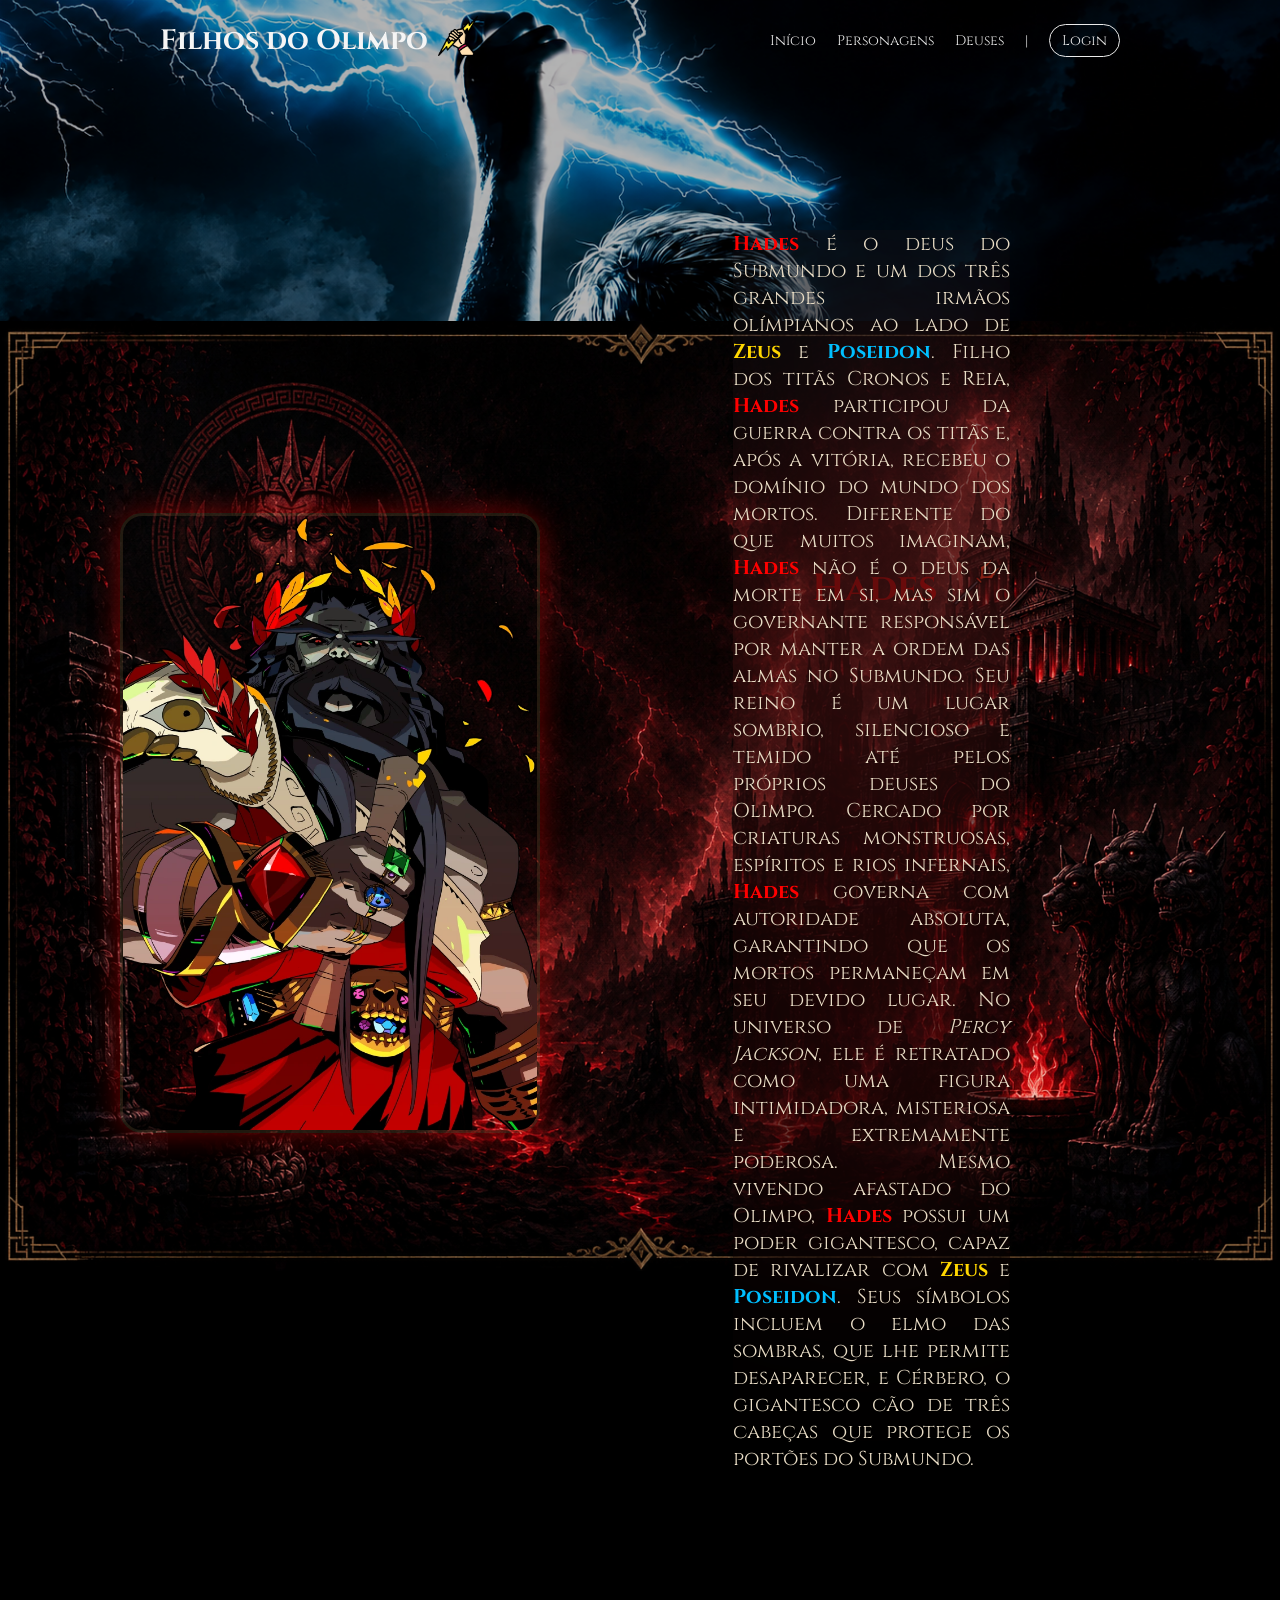
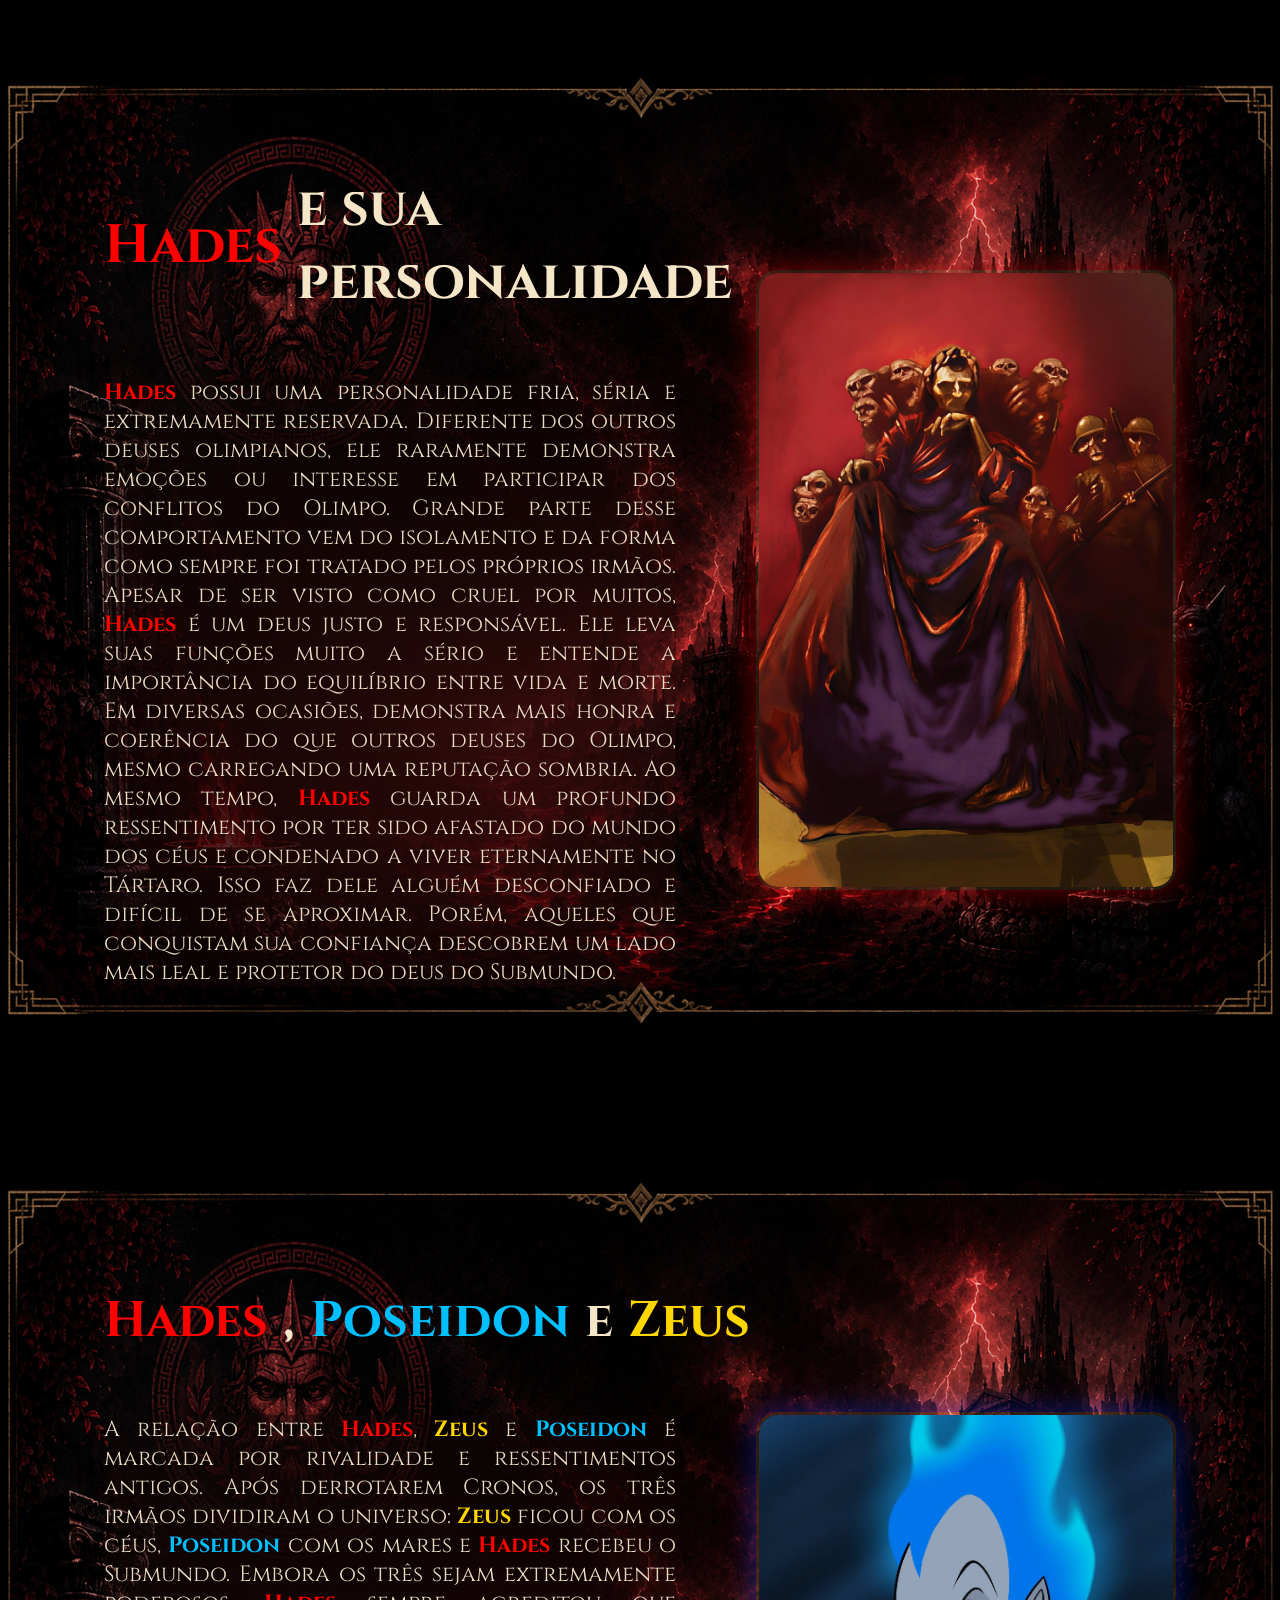
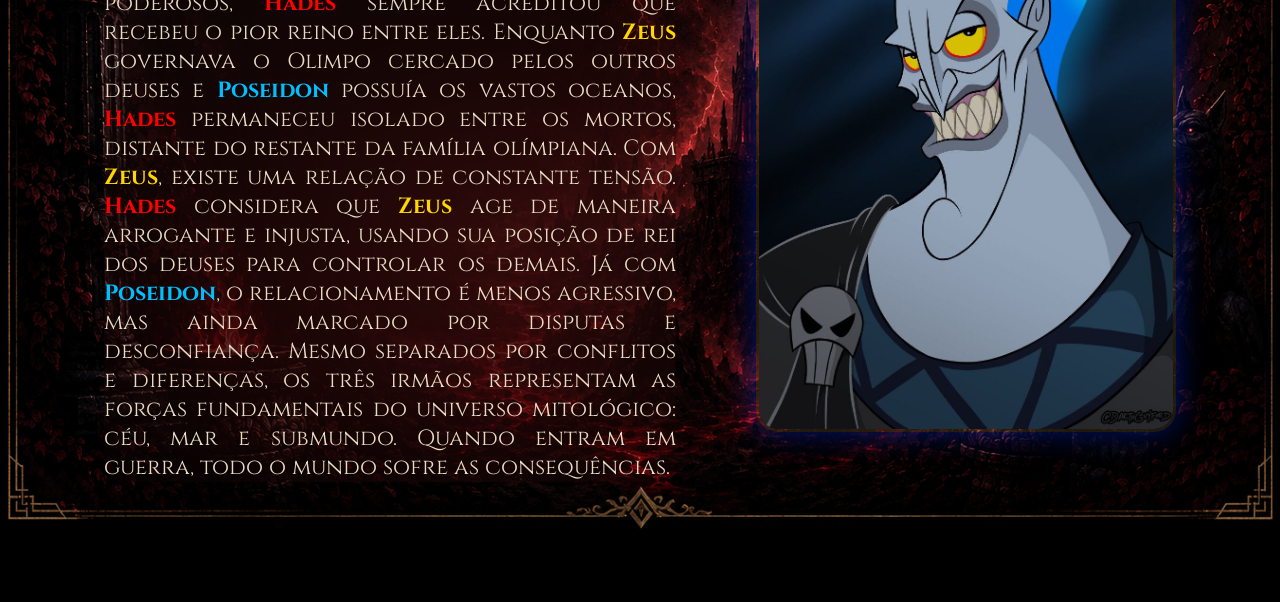
<file: public/hades.html>
<!doctype html>
<html lang="PT-BR">
  <head>
    <meta charset="UTF-8" />
    <meta http-equiv="X-UA-Compatible" content="IE=edge" />
    <meta name="viewport" content="width=device-width, initial-scale=1.0" />
    <title>Filhos do Olimpo</title>
    <script src="./js/sessao.js"></script>
    <link rel="stylesheet" href="https://cdn.jsdelivr.net/npm/bootstrap-icons@1.11.0/font/bootstrap-icons.css"/>
    <link rel="stylesheet" href="./css/estilo.css"/>
    <link rel="stylesheet" href="./css/hades.css"/>
    <link rel="icon" href="./assets/icon/st_small_507x507-pad_600x600_f8f8f8.u1.png"/>
    <link rel="preconnect" href="https://fonts.gstatic.com" />
    <link href="https://fonts.googleapis.com/css2?family=Cinzel:wght@400;700&display=swap" rel="stylesheet"/>
  </head>
  <body>
    <div class="header transparente">
      <div class="container">
        <h1 class="titulo">
          <a href="./index.html" class="inicial">
            Filhos do Olimpo
            <span class="bolt"> </span>
          </a>
        </h1>
        <i class="fa-solid fa-bolt"></i>
        <ul class="navbar">
          <li>
            <a href="index.html">Início</a>
          </li>
          <li>
            <a href="personagens.html">Personagens</a>
          </li>
          <li>
            <a href="deuses.html">Deuses</a>
          </li>
          <li>|</li>
          <li>
            <a id="loginBtn" href="login.html">Login</a>
          </li>
        </ul>
      </div>
    </div>
    <div class="contHades">
      <div class="imgHades">
        <img src="./assets/imgs/hadesCard.jpeg" />
      </div>
      <div class="infoHades">
        <div class="tituloHades">
          <h3 style="color: #FF0000">Hades<img src="./assets/imgs/hades.png" /></h3>
        </div>
      </div>
        <div class="textos">
          <b style="color:#FF0000">Hades</b> é o deus do Submundo e um dos três grandes irmãos olímpianos ao lado de <b style="color: #FFD700">Zeus</b> e <b style="color: #00bfff">Poseidon</b>. 
          Filho dos titãs Cronos e Reia, <b style="color:#FF0000">Hades</b> participou da guerra contra os titãs e, após a vitória, recebeu o domínio do mundo dos mortos. 
          Diferente do que muitos imaginam, <b style="color:#FF0000">Hades</b> não é o deus da morte em si, mas sim o governante responsável por manter a ordem das almas no Submundo.
          Seu reino é um lugar sombrio, silencioso e temido até pelos próprios deuses do Olimpo. 
          Cercado por criaturas monstruosas, espíritos e rios infernais, <b style="color:#FF0000">Hades</b> governa com autoridade absoluta, garantindo que os mortos permaneçam em seu devido lugar. No universo de <i>Percy Jackson</i>, ele é retratado como uma figura intimidadora, misteriosa e extremamente poderosa.
          Mesmo vivendo afastado do Olimpo, <b style="color:#FF0000">Hades</b> possui um poder gigantesco, capaz de rivalizar com <b style="color: #FFD700">Zeus</b> e <b style="color: #00bfff">Poseidon</b>. Seus símbolos incluem o elmo das sombras, que lhe permite desaparecer, e Cérbero, o gigantesco cão de três cabeças que protege os portões do Submundo.
        </div>
      </div>
    </div>
   <div class="contHades2">
  <div class="infoHades2">
    <div class="tituloHades2">
      <h3><b style="color: #FF0000">Hades</b> e sua personalidade</h3>
    </div>
    <div class="textos2">
      <p>
        <b style="color: #FF0000">Hades</b> possui uma personalidade fria, séria e extremamente reservada. 
        Diferente dos outros deuses olimpianos, ele raramente demonstra emoções ou interesse em participar dos conflitos do Olimpo. 
        Grande parte desse comportamento vem do isolamento e da forma como sempre foi tratado pelos próprios irmãos.
        Apesar de ser visto como cruel por muitos, <b style="color:#FF0000">Hades</b> é um deus justo e responsável.
       Ele leva suas funções muito a sério e entende a importância do equilíbrio entre vida e morte. Em diversas ocasiões, demonstra mais honra e coerência do que outros deuses do Olimpo, mesmo carregando uma reputação sombria.
       Ao mesmo tempo, <b style="color:#FF0000">Hades</b> guarda um profundo ressentimento por ter sido afastado do mundo dos céus e condenado a viver eternamente no Tártaro. Isso faz dele alguém desconfiado e difícil de se aproximar. Porém, aqueles que conquistam sua confiança descobrem um lado mais leal e protetor do deus do Submundo.
      </p>
    </div>
  </div>
  <div class="imgHades2">
    <img src="./assets/imgs/Hades1.jpeg" />
  </div>
</div>
<div class="contHades2">
  <div class="infoHades2">
    <div class="tituloHades3">
      <h3><b style="color: #FF0000">Hades</b>, <b style="color: #00bfff">Poseidon</b> e <b style="color: #FFD700">Zeus</b></h3>
    </div>
    <div class="textos2">
      <p>
        A relação entre <b style="color:#FF0000">Hades</b>, <b style="color:#FFD700">Zeus</b> e <b style="color:#00bfff">Poseidon</b> é marcada por rivalidade e ressentimentos antigos. 
        Após derrotarem Cronos, os três irmãos dividiram o universo: <b style="color: #FFD700">Zeus</b> ficou com os céus, <b style="color: #00bfff">Poseidon</b> com os mares e <b style="color:#FF0000">Hades</b> recebeu o Submundo.
        Embora os três sejam extremamente poderosos, <b style="color:#FF0000">Hades</b> sempre acreditou que recebeu o pior reino entre eles. 
        Enquanto <b style="color: #FFD700">Zeus</b> governava o Olimpo cercado pelos outros deuses e <b style="color: #00bfff">Poseidon</b> possuía os vastos oceanos, <b style="color:#FF0000">Hades</b> permaneceu isolado entre os mortos, distante do restante da família olímpiana.
        Com <b style="color: #FFD700">Zeus</b>, existe uma relação de constante tensão. <b style="color:#FF0000">Hades</b> considera que <b style="color: #FFD700">Zeus</b> age de maneira arrogante e injusta, usando sua posição de rei dos deuses para controlar os demais. Já com <b style="color: #00bfff">Poseidon</b>, o relacionamento é menos agressivo, mas ainda marcado por disputas e desconfiança.
        Mesmo separados por conflitos e diferenças, os três irmãos representam as forças fundamentais do universo mitológico: céu, mar e submundo. Quando entram em guerra, todo o mundo sofre as consequências.
      </p>
        <a href="./dashboard/dashboard.html" class="btnCon" id="btnCon" style="display: none">Estatísticas de Hades</a>
    </div>
  </div>
  <div class="imgHades3">
    <img src="./assets/imgs/hades2.jpeg" />
  </div>
</div>
    <script src="./js/transicao.js"></script>
</body>
</html>
<script>
  window.onload = function () {
    let nomeUsuario = sessionStorage.NOME_USUARIO;
    let deusUsuario = Number(sessionStorage.DEUS_USUARIO);
    if (nomeUsuario) {
        let loginBtn = document.getElementById("loginBtn");
    loginBtn.innerHTML = "Sair";
    loginBtn.href = "#";
    loginBtn.onclick = function(){
    sessionStorage.clear();
    window.location = "../login.html";
    };

    if(deusUsuario === 1){
      document.body.classList.add("poseidon");
    } else if(deusUsuario === 2){
      document.body.classList.add("hades");
      btnCon.style.display = "inline-block";
    } else if(deusUsuario === 3){
      document.body.classList.add("zeus");
    }
      carregarDadosDeus(deusUsuario);
    };
}
</script>
</file>
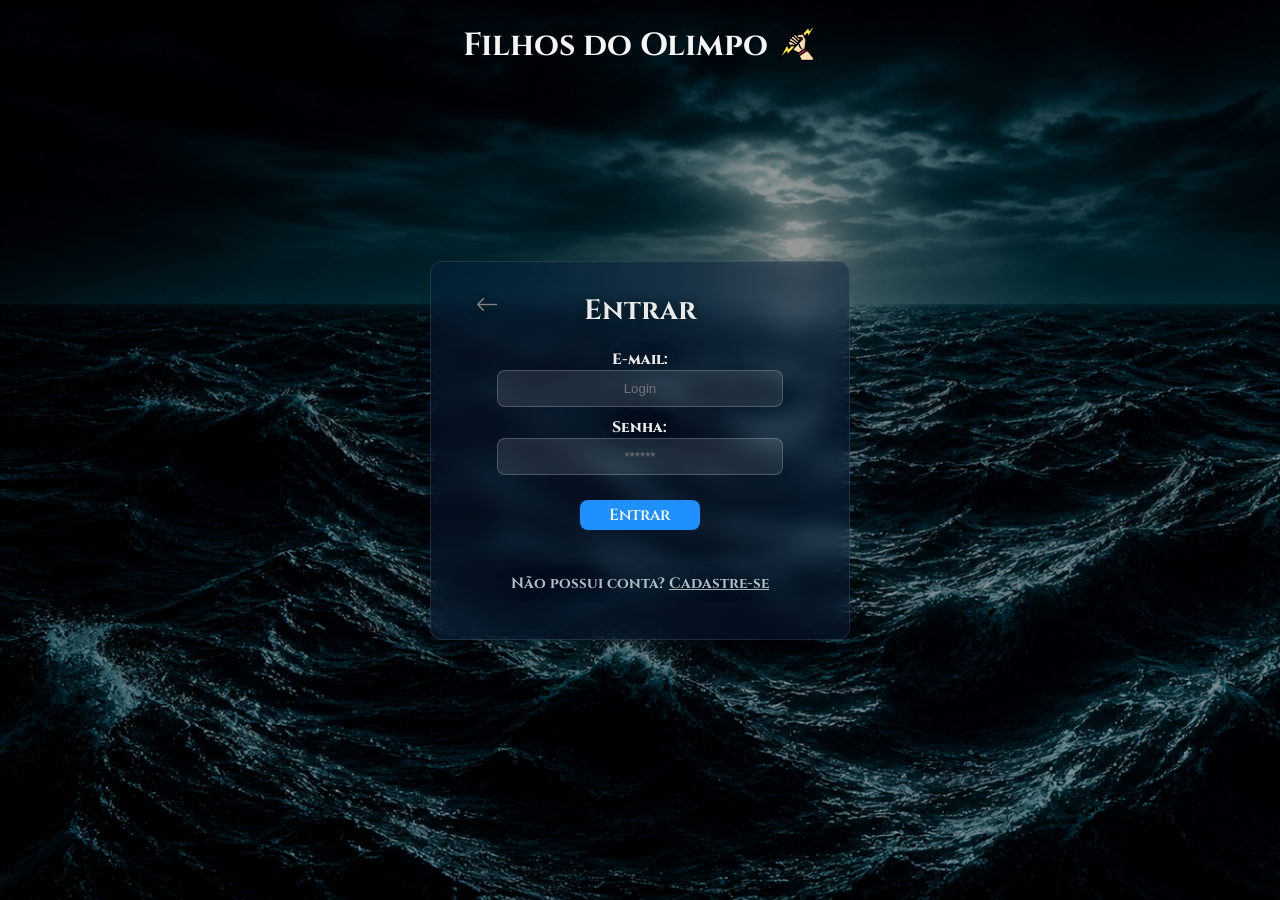
<file: public/login.html>
<!DOCTYPE html>
<html lang="pt-br">

<head>
    <meta charset="UTF-8">
    <meta http-equiv="X-UA-Compatible" content="IE=edge">
    <meta name="viewport" content="width=device-width, initial-scale=1.0">
    <title>Filhos do Olimpo | Login</title>
    <script src="./js/sessao.js"></script>
    <link rel="stylesheet" href="https://cdn.jsdelivr.net/npm/bootstrap-icons@1.11.0/font/bootstrap-icons.css">
    <link rel="stylesheet" href="./css/estilo.css">
    <link rel="stylesheet" href="./css/login.css">
    <link rel="icon" href="./assets/icon/st_small_507x507-pad_600x600_f8f8f8.u1.png">
    <link rel="preconnect" href="https://fonts.gstatic.com">
    <link href="https://fonts.googleapis.com/css2?family=Cinzel:wght@400;700&display=swap" rel="stylesheet">
</head>
<body>

    <!--Header-->

  <div class="header transparente">
      <div class="container">
        <h1 class="titulo">
          <a href="./index.html" class="inicial">
            Filhos do Olimpo
            <span class="bolt">

            </span>
          </a>
        </h1>
        <i class="fa-solid fa-bolt"></i>
      </div>
    </div>
    <div class="login">
        <div class="alerta_erro">
            <div class="card_erro" id="cardErro">
                <span id="mensagem_erro"></span>
            </div>
        </div>
        <div class="container">
            <div class="card card-login">
                <h2>
                    <a href="./index.html"><i class="bi bi-arrow-left"></i></a>
                    Entrar
                </h2>
                <div class="formulario">
                    <div class="campo">
                        <span>E-mail:</span>
                        <input id="email_input" type="text" placeholder="Login">
                    </div>
                    <div class="campo">
                        <span>Senha:</span>
                        <input id="senha_input" type="password" placeholder="******">
                    </div>
                    <button class="botao" onclick="entrar()">Entrar</button>
                    <br>
                    <div class="nova">
                        Não possui conta?
                        <a href="./cadastro.html">Cadastre-se
                    </div>
                </div>

                <div id="div_aguardar" class="loading-div">
                    <img src="./assets/circle-loading.gif" id="loading-gif">
                </div>

                <div id="div_erros_login"></div>
            </div>
        </div>
    </div>
</body>

</html>

<script>
    function entrar() {
        aguardar();

        var emailVar = email_input.value;
        var senhaVar = senha_input.value;

        if (emailVar == "" || senhaVar == "") {
            cardErro.style.display = "block"
            mensagem_erro.innerHTML = "(Preencha todos os campos!)";
            finalizarAguardar();
            return false;
        }
        else {
            setInterval(sumirMensagem, 5000)
        }

        console.log("FORM LOGIN: ", emailVar);
        console.log("FORM SENHA: ", senhaVar);

        fetch("/usuarios/autenticar", {
            method: "POST",
            headers: {
                "Content-Type": "application/json"
            },
            body: JSON.stringify({
                emailServer: emailVar,
                senhaServer: senhaVar
            })
        }).then(function (resposta) {
            console.log("ESTOU NO THEN DO entrar()!")

            if (resposta.ok) {
                console.log(resposta);

                resposta.json().then(json => {
                    console.log(json);
                    console.log(JSON.stringify(json));
                    sessionStorage.EMAIL_USUARIO = json.email;
                    sessionStorage.NOME_USUARIO = json.nome;
                    sessionStorage.ID_USUARIO = json.id;
                    sessionStorage.DEUS_USUARIO = json.fk_deuses;

                    setTimeout(function () {
                        window.location = "./index.html";
                    }, 1000); // apenas para exibir o loading

                });

            } else {

                console.log("Houve um erro ao tentar realizar o login!");

                resposta.text().then(texto => {
                    console.error(texto);
                    finalizarAguardar(texto);
                });
            }

        }).catch(function (erro) {
            console.log(erro);
        })

        return false;
    }

    function sumirMensagem() {
        cardErro.style.display = "none"
    }
    // sessionStorage.NOME_USUARIO = json.nome;
    // sessionStorage.ID_USUARIO = json.id;
    // sessionStorage.DEUS_USUARIO = json.fk_deuses;

</script>
</file>
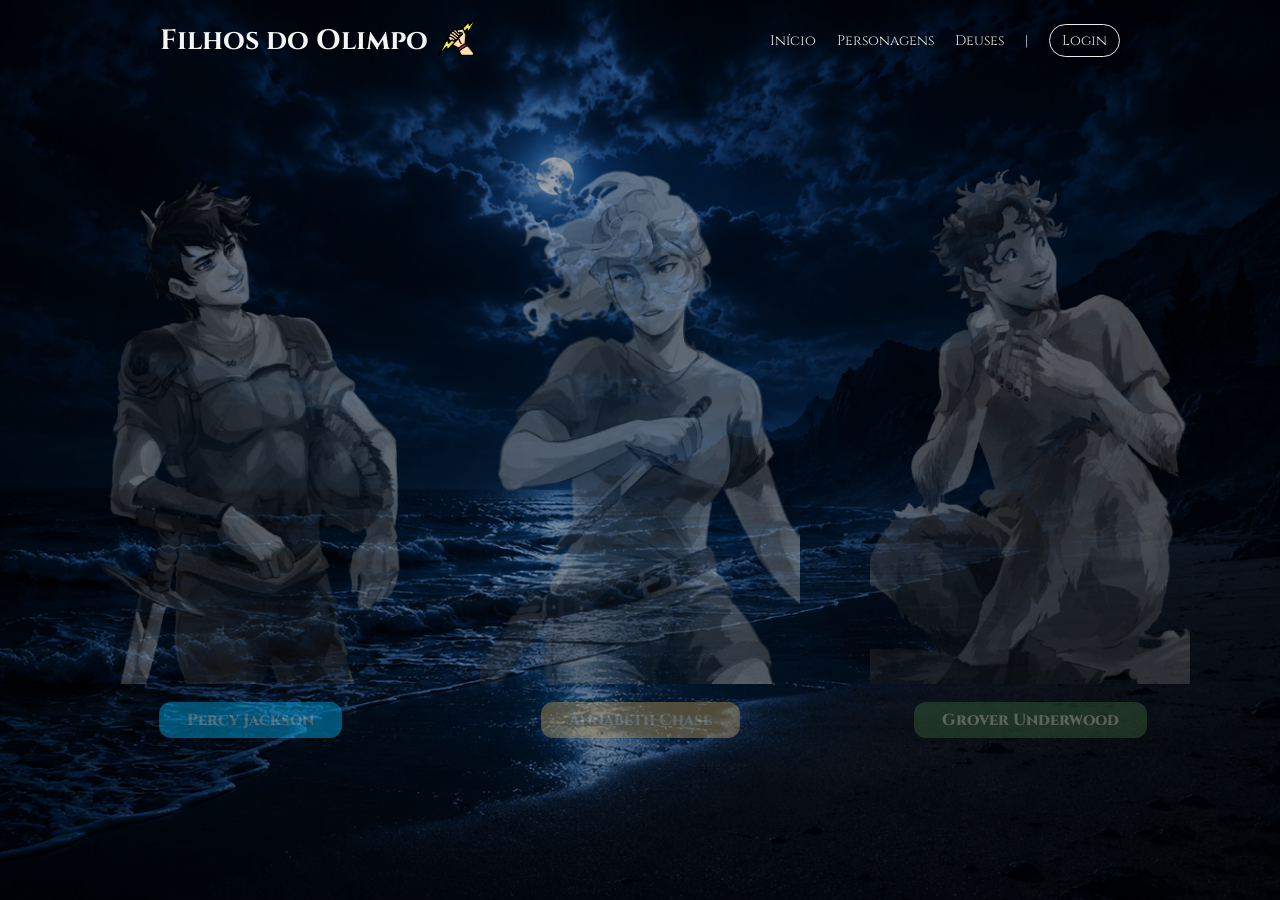
<file: public/personagens.html>
<!doctype html>
<html lang="PT-BR">
  <head>
    <meta charset="UTF-8" />
    <meta http-equiv="X-UA-Compatible" content="IE=edge" />
    <meta name="viewport" content="width=device-width, initial-scale=1.0" />
    <title>Filhos do Olimpo</title>
    <script src="./js/sessao.js"></script>
    <link rel="stylesheet" href="https://cdn.jsdelivr.net/npm/bootstrap-icons@1.11.0/font/bootstrap-icons.css"/>
    <link rel="stylesheet" href="./css/estilo.css" />
    <link rel="stylesheet" href="./css/personagens.css">
    <link rel="icon" href="./assets/icon/st_small_507x507-pad_600x600_f8f8f8.u1.png"/>
    <link rel="preconnect" href="https://fonts.gstatic.com" />
    <link href="https://fonts.googleapis.com/css2?family=Cinzel:wght@400;700&display=swap" rel="stylesheet"/>
  </head>
  <body>
    <div class="header transparente">
      <div class="container">
        <h1 class="titulo">
          <a href="./index.html" class="inicial">
            Filhos do Olimpo
            <span class="bolt"> </span>
          </a>
        </h1>
        <i class="fa-solid fa-bolt"></i>
        <ul class="navbar">
          <li>
            <a href="index.html">Início</a>
          </li>
          <li>
            <a href="personagens.html">Personagens</a>
          </li>
          <li>
            <a href="deuses.html">Deuses</a>
          </li>
          <li>|</li>

          <li>
            <a id="loginBtn" href="login.html">Login</a>
          </li>
        </ul>
      </div>
    </div>
    <div class="containerPer">
        <div class="cardPersonagem"> 
            <img src="./assets/imgs/percyCard.jpeg">
            <div class="botaoPersonagens">
                <a href="./index.html#per" class="btnPerso percy">Percy Jackson</a>
            </div>
        </div>
        <div class="cardPersonagem"> 
            <img src="./assets/imgs/annabeth.jpeg">
            <div class="botaoPersonagens">
                <a href="./annabeth.html" class="btnPerso">Annabeth Chase</a>
            </div>
        </div>
        <div class="cardPersonagem"> 
            <img src="./assets/imgs/grover.jpeg">
            <div class="botaoPersonagens">
                <a href="./grover.html" class="btnPerso grover">Grover Underwood</a>
            </div>
        </div>
    </div>
</body>
</html>
<script>
    window.onload = function () {
    let nomeUsuario = sessionStorage.NOME_USUARIO;
    let deusUsuario = Number(sessionStorage.DEUS_USUARIO);
    if (nomeUsuario) {
        let loginBtn = document.getElementById("loginBtn");
    loginBtn.innerHTML = "Sair";
    loginBtn.href = "#";
    loginBtn.onclick = function(){
    sessionStorage.clear();
    window.location = "../login.html";
    };


    if(deusUsuario === 1){
      document.body.classList.add("poseidon");
    } else if(deusUsuario === 2){
      document.body.classList.add("hades");
    } else if(deusUsuario === 3){
      document.body.classList.add("zeus");
    }
      carregarDadosDeus(deusUsuario);
    };
}
</script>
</file>
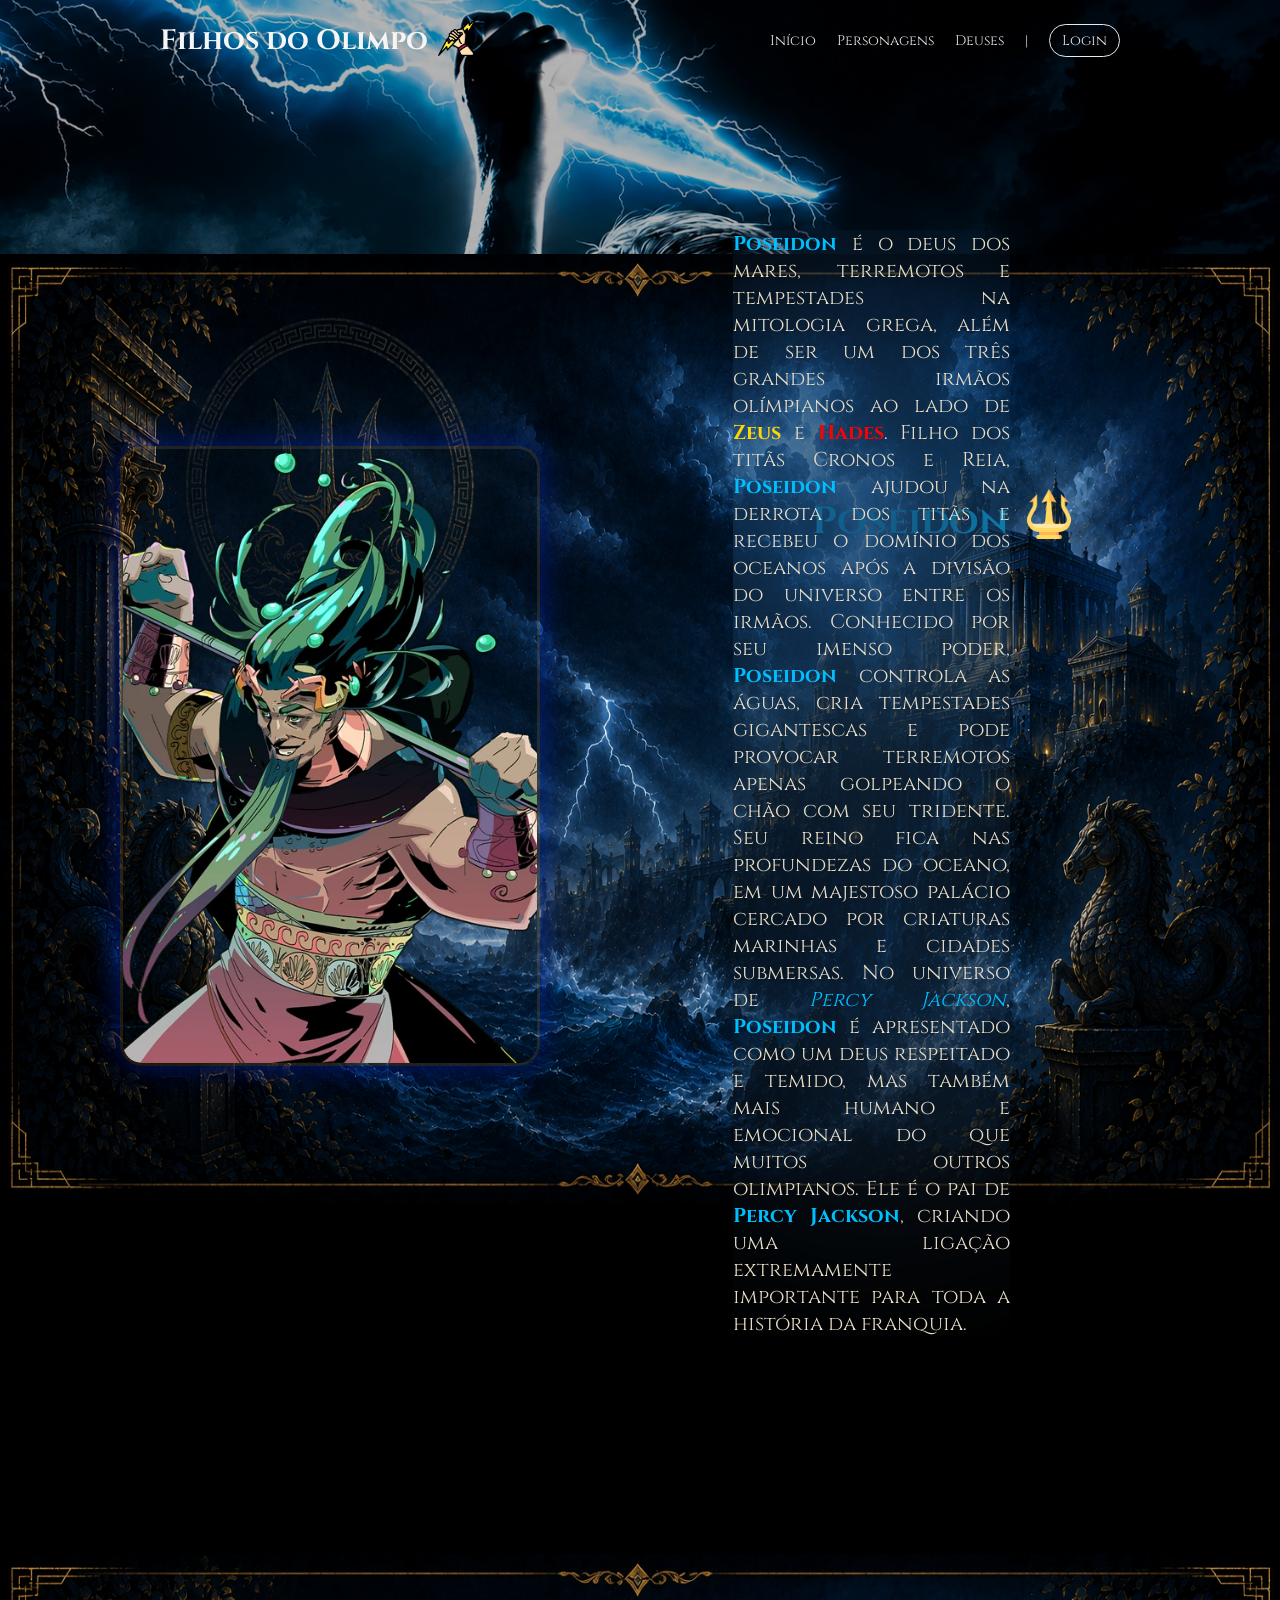
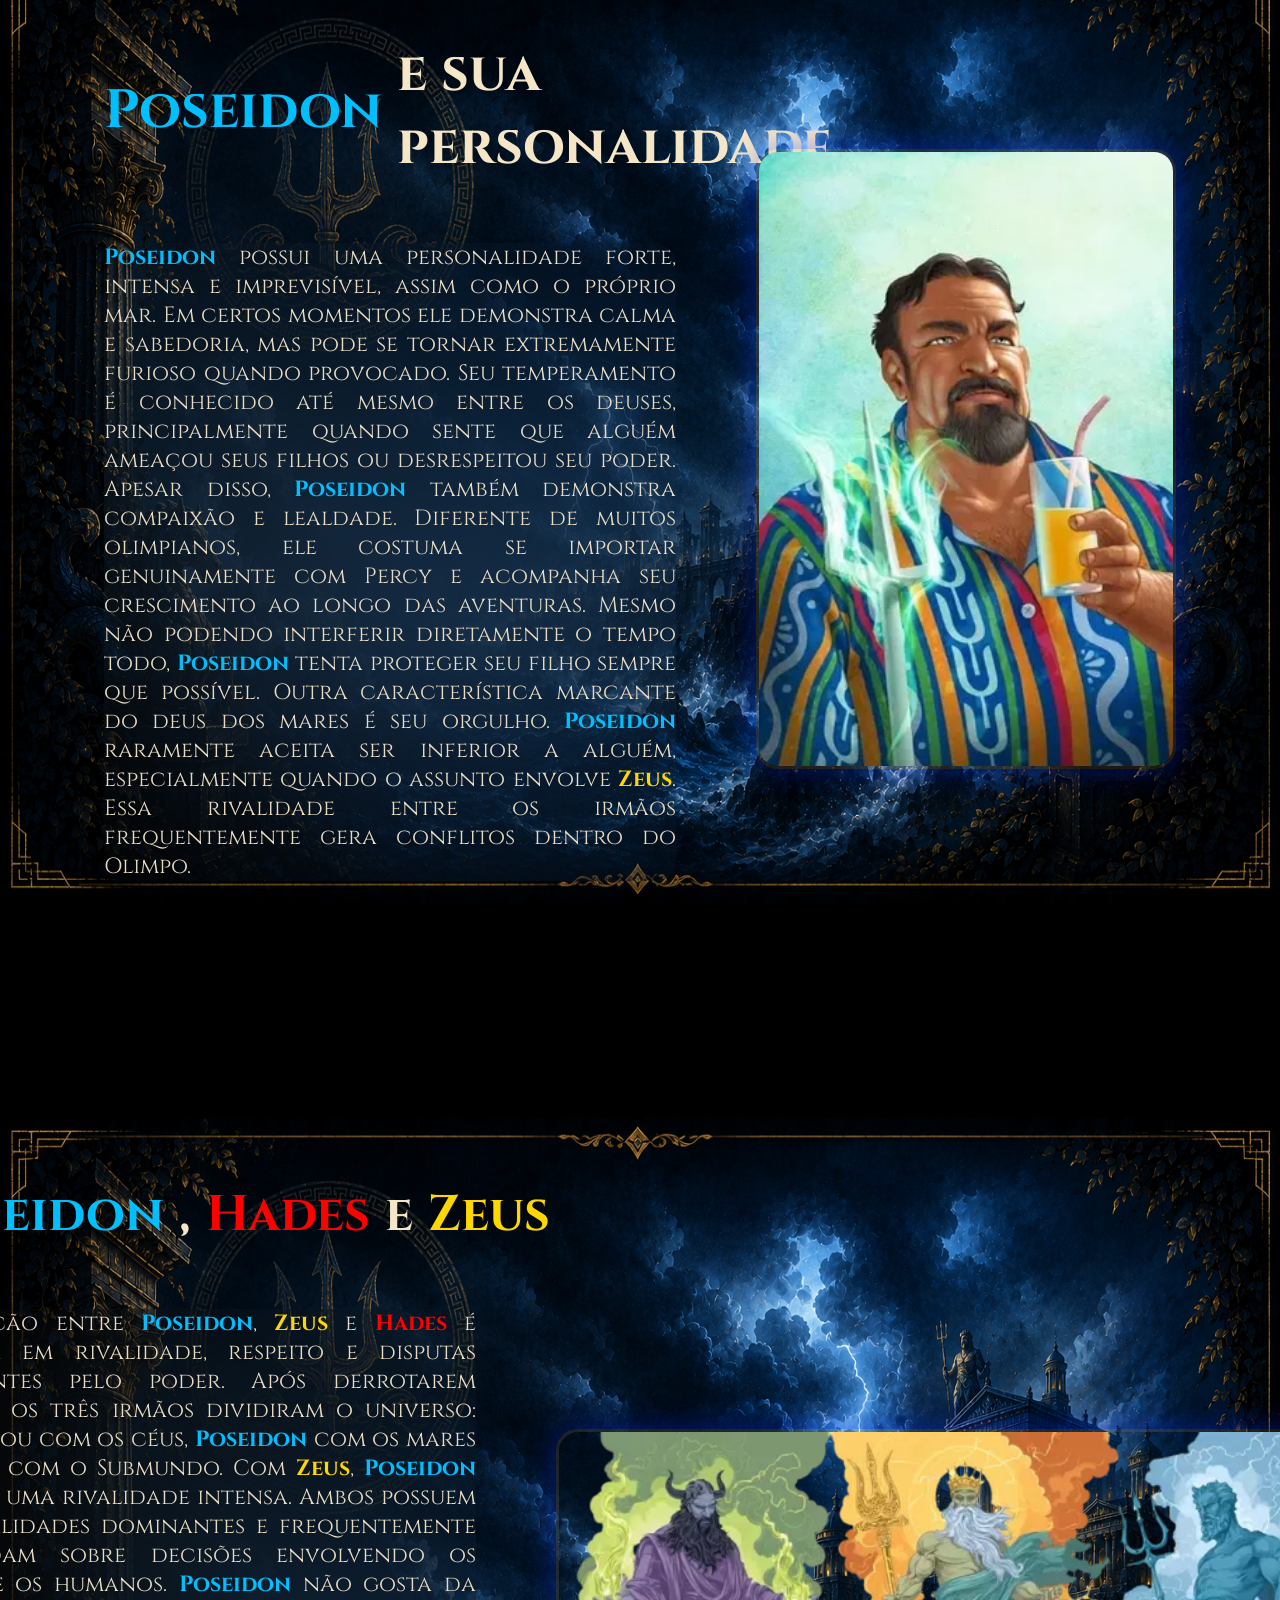
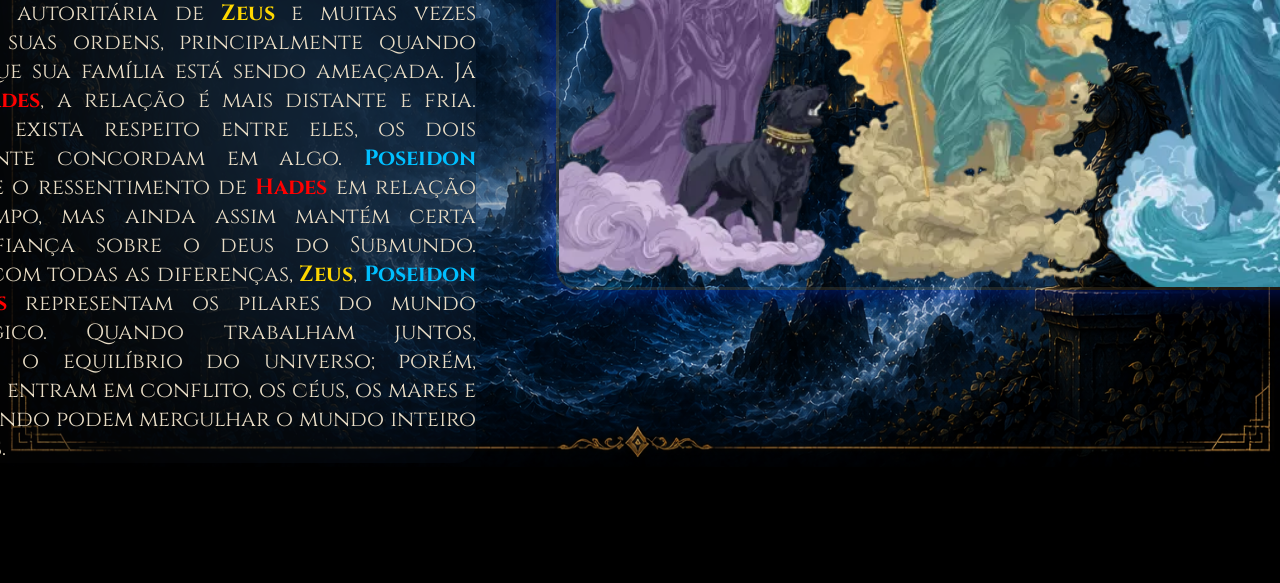
<file: public/poseidon.html>
<!doctype html>
<html lang="PT-BR">
  <head>
    <meta charset="UTF-8" />
    <meta http-equiv="X-UA-Compatible" content="IE=edge" />
    <meta name="viewport" content="width=device-width, initial-scale=1.0" />
    <title>Filhos do Olimpo</title>
    <script src="./js/sessao.js"></script>
    <link rel="stylesheet" href="https://cdn.jsdelivr.net/npm/bootstrap-icons@1.11.0/font/bootstrap-icons.css"/>
    <link rel="stylesheet" href="./css/estilo.css"/>
    <link rel="stylesheet" href="./css/poseidon.css"/>
    <link rel="icon" href="./assets/icon/st_small_507x507-pad_600x600_f8f8f8.u1.png"/>
    <link rel="preconnect" href="https://fonts.gstatic.com" />
    <link href="https://fonts.googleapis.com/css2?family=Cinzel:wght@400;700&display=swap" rel="stylesheet"/>
  </head>
  <body>
    <div class="header transparente">
      <div class="container">
        <h1 class="titulo">
          <a href="./index.html" class="inicial">
            Filhos do Olimpo
            <span class="bolt"> </span>
          </a>
        </h1>
        <i class="fa-solid fa-bolt"></i>
        <ul class="navbar">
          <li>
            <a href="index.html">Início</a>
          </li>
          <li>
            <a href="personagens.html">Personagens</a>
          </li>
          <li>
            <a href="deuses.html">Deuses</a>
          </li>
          <li>|</li>
          <li>
            <a id="loginBtn" href="login.html">Login</a>
          </li>
        </ul>
      </div>
    </div>
    <div class="contPoseidon">
      <div class="imgPoseidon">
        <img src="./assets/imgs/poseidonCard.jpeg" />
      </div>
      <div class="infoPoseidon">
        <div class="tituloPoseidon">
          <h3 style="color: #00bfff">Poseidon<img src="./assets/imgs/poseidon.png" /></h3>
        </div>
      </div>
        <div class="textos">
          <b style="color:#00bfff">Poseidon</b> é o deus dos mares, terremotos e tempestades na mitologia grega, além de ser um dos três grandes irmãos olímpianos ao lado de <b style="color:#FFD700">Zeus</b> e <b style="color: #FF0000">Hades</b>.
           Filho dos titãs Cronos e Reia, <b style="color:#00bfff">Poseidon</b> ajudou na derrota dos titãs e recebeu o domínio dos oceanos após a divisão do universo entre os irmãos.
           Conhecido por seu imenso poder, <b style="color:#00bfff">Poseidon</b> controla as águas, cria tempestades gigantescas e pode provocar terremotos apenas golpeando o chão com seu tridente. Seu reino fica nas profundezas do oceano, em um majestoso palácio cercado por criaturas marinhas e cidades submersas.
           No universo de <i style="color: #00bfff">Percy Jackson</i>, <b style="color:#00bfff">Poseidon</b> é apresentado como um deus respeitado e temido, mas também mais humano e emocional do que muitos outros olimpianos. Ele é o pai de <b style="color: #00bfff">Percy Jackson</b>, criando uma ligação extremamente importante para toda a história da franquia.
        </div>
      </div>
    </div>
   <div class="contPoseidon2">
  <div class="infoPoseidon2">
    <div class="tituloPoseidon2">
      <h3><b style="color: #00bfff">Poseidon</b> e sua personalidade</h3>
    </div>
    <div class="textos2">
      <p>
        <b style="color: #00bfff">Poseidon</b> possui uma personalidade forte, intensa e imprevisível, assim como o próprio mar. 
        Em certos momentos ele demonstra calma e sabedoria, mas pode se tornar extremamente furioso quando provocado. 
        Seu temperamento é conhecido até mesmo entre os deuses, principalmente quando sente que alguém ameaçou seus filhos ou desrespeitou seu poder.
        Apesar disso, <b style="color:#00bfff">Poseidon</b> também demonstra compaixão e lealdade. 
        Diferente de muitos olimpianos, ele costuma se importar genuinamente com Percy e acompanha seu crescimento ao longo das aventuras. 
        Mesmo não podendo interferir diretamente o tempo todo, <b style="color:#00bfff">Poseidon</b> tenta proteger seu filho sempre que possível.
        Outra característica marcante do deus dos mares é seu orgulho. 
        <b style="color:#00bfff">Poseidon</b> raramente aceita ser inferior a alguém, especialmente quando o assunto envolve <b style="color:#FFD700">Zeus</b>. 
        Essa rivalidade entre os irmãos frequentemente gera conflitos dentro do Olimpo.
      </p>
    </div>
  </div>
  <div class="imgPoseidon2">
    <img src="./assets/imgs/poseidon3.jpeg" />
  </div>
</div>
<div class="contPoseidon2">
  <div class="infoPoseidon2">
    <div class="tituloPoseidon3">
      <h3><b style="color: #00bfff">Poseidon</b>, <b style="color: #FF0000">Hades</b> e <b style="color: #FFD700">Zeus</b></h3>
    </div>
    <div class="textos2">
      <p>
        A relação entre <b style="color:#00bfff">Poseidon</b>, <b style="color:#FFD700">Zeus</b> e <b style="color:#FF0000">Hades</b> é baseada em rivalidade, respeito e disputas constantes pelo poder. Após derrotarem Cronos, os três irmãos dividiram o universo: <b style="color:#FFD700">Zeus</b> ficou com os céus, <b style="color:#00bfff">Poseidon</b> com os mares e <b style="color: #FF0000">Hades</b> com o Submundo.
        Com <b style="color:#FFD700">Zeus</b>, <b style="color:#00bfff">Poseidon</b> mantém uma rivalidade intensa. Ambos possuem personalidades dominantes e frequentemente discordam sobre decisões envolvendo os deuses e os humanos. <b style="color:#00bfff">Poseidon</b> não gosta da postura autoritária de <b style="color:#FFD700">Zeus</b> e muitas vezes desafia suas ordens, principalmente quando sente que sua família está sendo ameaçada.
        Já com <b style="color: #FF0000">Hades</b>, a relação é mais distante e fria. Embora exista respeito entre eles, os dois raramente concordam em algo. <b style="color:#00bfff">Poseidon</b> entende o ressentimento de <b style="color: #FF0000">Hades</b> em relação ao Olimpo, mas ainda assim mantém certa desconfiança sobre o deus do Submundo.
        Mesmo com todas as diferenças, <b style="color:#FFD700">Zeus</b>, <b style="color:#00bfff">Poseidon</b> e <b style="color: #FF0000">Hades</b> representam os pilares do mundo mitológico. Quando trabalham juntos, mantêm o equilíbrio do universo; porém, quando entram em conflito, os céus, os mares e o Submundo podem mergulhar o mundo inteiro no caos.
      </p>
        <a href="./dashboard/dashboard.html" class="btnCon" id="btnCon" style="display: none">Estatísticas de Poseidon</a>
    </div>
  </div>
  <div class="imgPoseidon3">
    <img src="./assets/imgs/poseidon2.jpeg" />
  </div>
</div>
    <script src="./js/transicao.js"></script>
</body>
</html>
<script>
  window.onload = function () {
    let nomeUsuario = sessionStorage.NOME_USUARIO;
    let deusUsuario = Number(sessionStorage.DEUS_USUARIO);
    if (nomeUsuario) {
        let loginBtn = document.getElementById("loginBtn");
    loginBtn.innerHTML = "Sair";
    loginBtn.href = "#";
    loginBtn.onclick = function(){
    sessionStorage.clear();
    window.location = "../login.html";
    };

    if(deusUsuario === 1){
      document.body.classList.add("poseidon");
      btnCon.style.display = "inline-block";
    } else if(deusUsuario === 2){
      document.body.classList.add("hades");
    } else if(deusUsuario === 3){
      document.body.classList.add("zeus");
    }
      carregarDadosDeus(deusUsuario);
    };
}
</script>
</file>
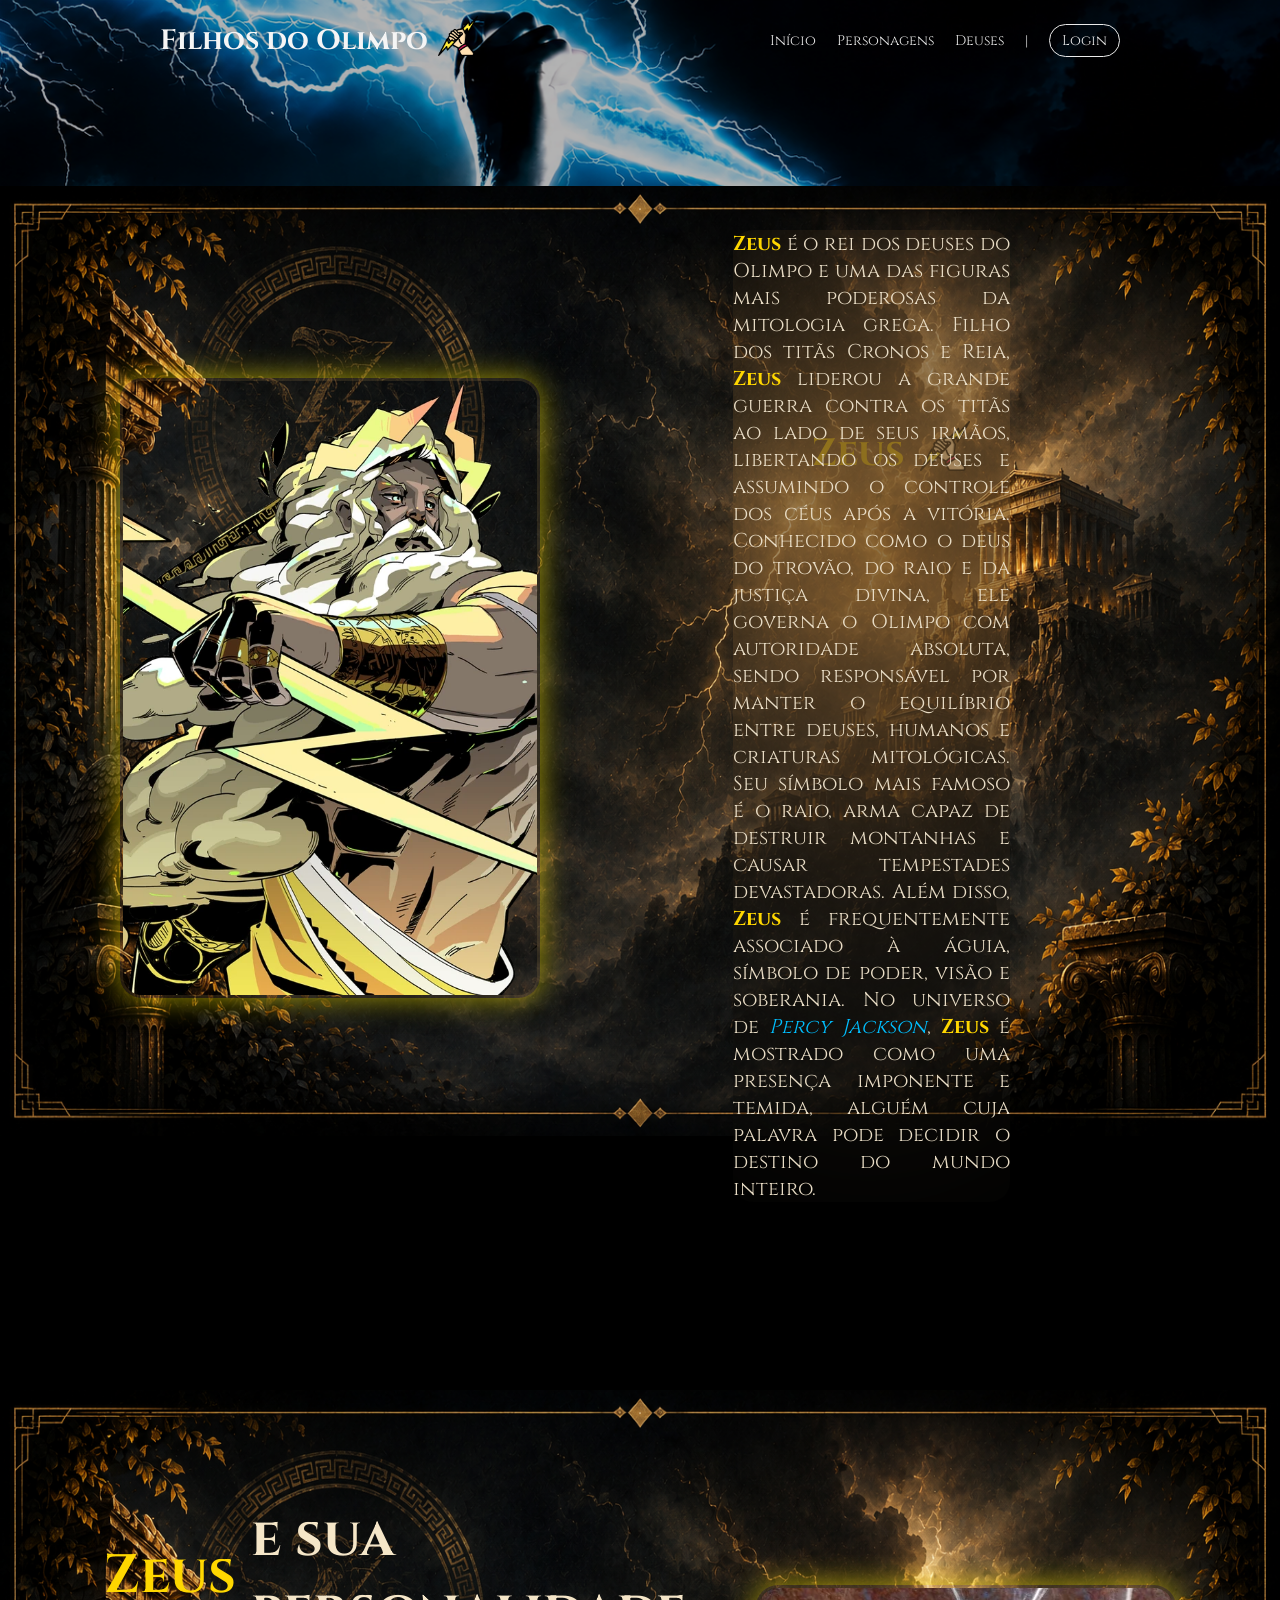
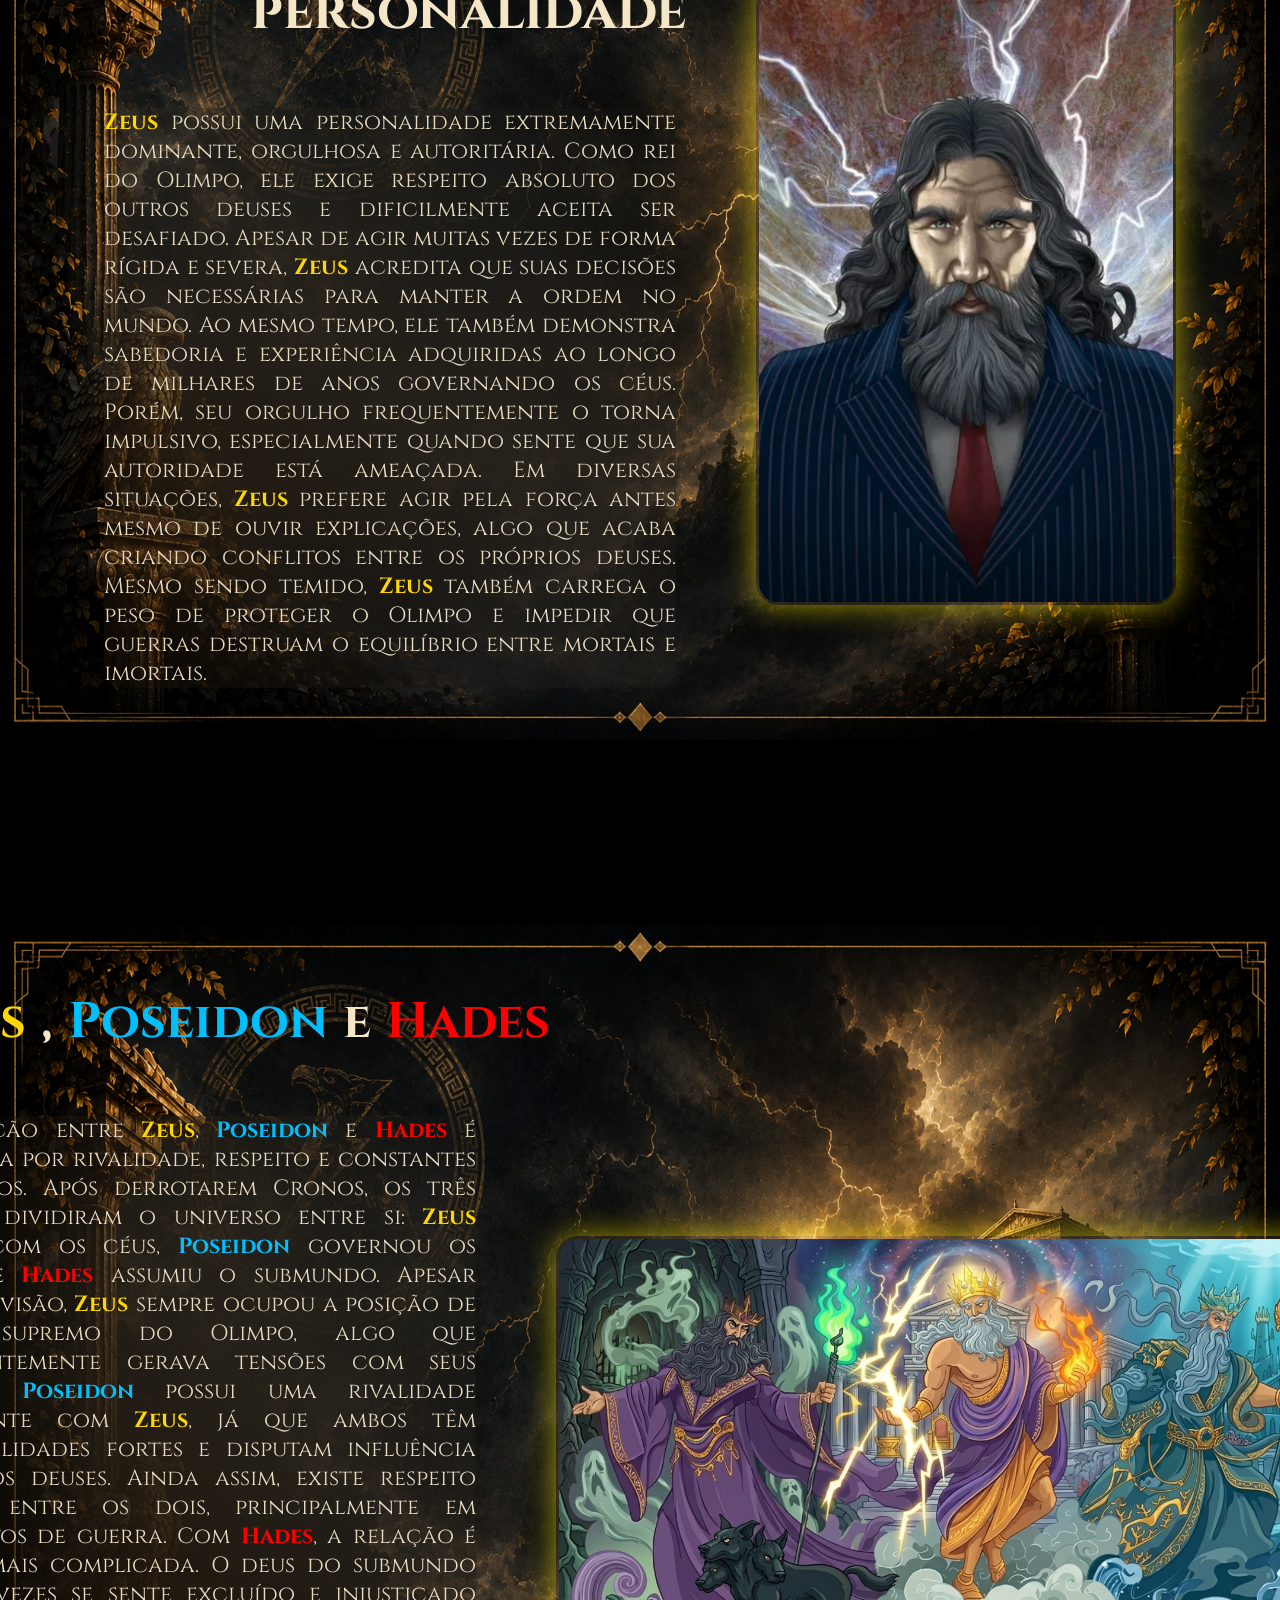
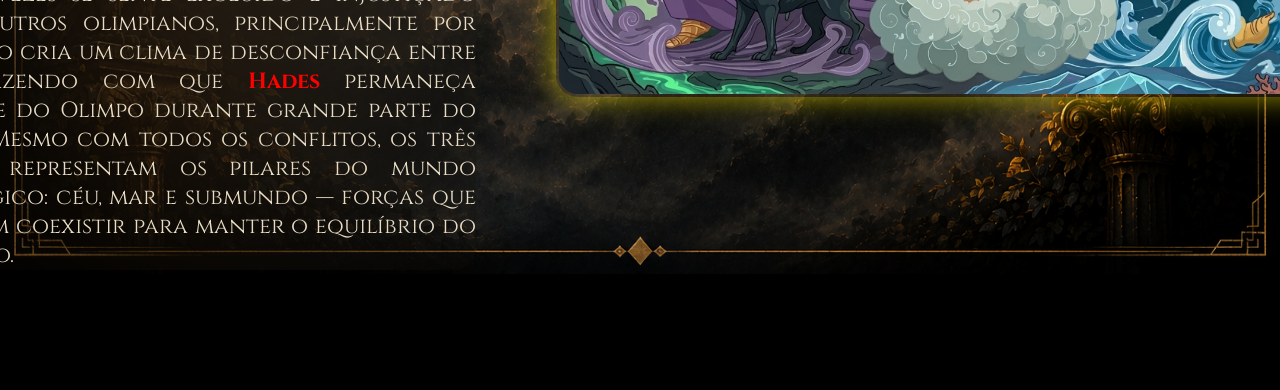
<file: public/zeus.html>
<!doctype html>
<html lang="PT-BR">
  <head>
    <meta charset="UTF-8" />
    <meta http-equiv="X-UA-Compatible" content="IE=edge" />
    <meta name="viewport" content="width=device-width, initial-scale=1.0" />
    <title>Filhos do Olimpo</title>
    <script src="./js/sessao.js"></script>
    <link rel="stylesheet" href="https://cdn.jsdelivr.net/npm/bootstrap-icons@1.11.0/font/bootstrap-icons.css"/>
    <link rel="stylesheet" href="./css/estilo.css"/>
    <link rel="stylesheet" href="./css/zeus.css"/>
    <link rel="icon" href="./assets/icon/st_small_507x507-pad_600x600_f8f8f8.u1.png"/>
    <link rel="preconnect" href="https://fonts.gstatic.com" />
    <link href="https://fonts.googleapis.com/css2?family=Cinzel:wght@400;700&display=swap" rel="stylesheet"/>
  </head>
  <body>
    <div class="header transparente">
      <div class="container">
        <h1 class="titulo">
          <a href="./index.html" class="inicial">
            Filhos do Olimpo
            <span class="bolt"> </span>
          </a>
        </h1>
        <i class="fa-solid fa-bolt"></i>
        <ul class="navbar">
          <li>
            <a href="index.html">Início</a>
          </li>
          <li>
            <a href="personagens.html">Personagens</a>
          </li>
          <li>
            <a href="deuses.html">Deuses</a>
          </li>
          <li>|</li>
          <li>
            <a id="loginBtn" href="login.html">Login</a>
          </li>
        </ul>
      </div>
    </div>
    <div class="contZeus">
      <div class="imgZeus">
        <img src="./assets/imgs/zeusCard.jpeg" />
      </div>
      <div class="infoZeus">
        <div class="tituloZeus">
          <h3 style="color: #FFD700">Zeus<img src="./assets/imgs/zeus.png" /></h3>
        </div>
      </div>
        <div class="textos">
          <b style="color:#FFD700">Zeus</b> é o rei dos deuses do Olimpo e uma das figuras mais poderosas da mitologia grega. 
          Filho dos titãs Cronos e Reia, <b style="color:#FFD700">Zeus</b> liderou a grande guerra contra os titãs ao lado de seus irmãos, libertando os deuses e assumindo o controle dos céus após a vitória. 
          Conhecido como o deus do trovão, do raio e da justiça divina, ele governa o Olimpo com autoridade absoluta, sendo responsável por manter o equilíbrio entre deuses, humanos e criaturas mitológicas.
          Seu símbolo mais famoso é o raio, arma capaz de destruir montanhas e causar tempestades devastadoras. 
          Além disso, <b style="color: #FFD700">Zeus</b> é frequentemente associado à águia, símbolo de poder, visão e soberania. 
          No universo de <i style="color: #00bfff">Percy Jackson</i>, <b style="color: #FFD700">Zeus</b> é mostrado como uma presença imponente e temida, alguém cuja palavra pode decidir o destino do mundo inteiro.
        </div>
      </div>
    </div>
   <div class="contZeus2">
  <div class="infoZeus2">
    <div class="tituloZeus2">
      <h3><b style="color: #FFD700">Zeus</b> e sua personalidade</h3>
    </div>
    <div class="textos2">
      <p>
        <b style="color: #FFD700">Zeus</b> possui uma personalidade extremamente dominante, orgulhosa e autoritária. 
        Como rei do Olimpo, ele exige respeito absoluto dos outros deuses e dificilmente aceita ser desafiado. 
        Apesar de agir muitas vezes de forma rígida e severa, <b style="color: #FFD700">Zeus</b> acredita que suas decisões são necessárias para manter a ordem no mundo.
        Ao mesmo tempo, ele também demonstra sabedoria e experiência adquiridas ao longo de milhares de anos governando os céus. 
        Porém, seu orgulho frequentemente o torna impulsivo, especialmente quando sente que sua autoridade está ameaçada. 
        Em diversas situações, <b style="color: #FFD700">Zeus</b> prefere agir pela força antes mesmo de ouvir explicações, algo que acaba criando conflitos entre os próprios deuses.
        Mesmo sendo temido, <b style="color: #FFD700">Zeus</b> também carrega o peso de proteger o Olimpo e impedir que guerras destruam o equilíbrio entre mortais e imortais.
      </p>
    </div>
  </div>
  <div class="imgZeus2">
    <img src="./assets/imgs/zeus2.jpeg" />
  </div>
</div>
<div class="contZeus2">
  <div class="infoZeus2">
    <div class="tituloZeus3">
      <h3><b style="color: #FFD700">Zeus</b>, <b style="color: #00bfff">Poseidon</b> e <b style="color:#FF0000">Hades</b></h3>
    </div>
    <div class="textos2">
      <p>
        A relação entre <b style="color:#FFD700">Zeus</b>, <b style="color:#00bfff">Poseidon</b> e <b style="color:#FF0000">Hades</b> é marcada por rivalidade, respeito e constantes conflitos. Após derrotarem Cronos, os três irmãos dividiram o universo entre si: <b style="color:#FFD700">Zeus</b> ficou com os céus, <b style="color:#00bfff">Poseidon</b> governou os mares e <b style="color:#FF0000">Hades</b> assumiu o submundo.
        Apesar dessa divisão, <b style="color:#FFD700">Zeus</b> sempre ocupou a posição de líder supremo do Olimpo, algo que frequentemente gerava tensões com seus irmãos. <b style="color:#00bfff">Poseidon</b> possui uma rivalidade constante com <b style="color:#FFD700">Zeus</b>, já que ambos têm personalidades fortes e disputam influência entre os deuses. Ainda assim, existe respeito mútuo entre os dois, principalmente em momentos de guerra.
        Com <b style="color:#FF0000">Hades</b>, a relação é ainda mais complicada. O deus do submundo muitas vezes se sente excluído e injustiçado pelos outros olimpianos, principalmente por <b style="color:#FFD700">Zeus</b>. Isso cria um clima de desconfiança entre eles, fazendo com que <b style="color:#FF0000">Hades</b> permaneça distante do Olimpo durante grande parte do tempo.
        Mesmo com todos os conflitos, os três irmãos representam os pilares do mundo mitológico: céu, mar e submundo — forças que precisam coexistir para manter o equilíbrio do universo.
      </p>
        <a href="./dashboard/dashboard.html" class="btnCon" id="btnCon" style="display: none">Estatísticas de Zeus</a>
    </div>
  </div>
  <div class="imgZeus3">
    <img src="./assets/imgs/zeus3.jpeg" />
  </div>
</div>
    <script src="./js/transicao.js"></script>
</body>
</html>
<script>
  window.onload = function () {
    let nomeUsuario = sessionStorage.NOME_USUARIO;
    let deusUsuario = Number(sessionStorage.DEUS_USUARIO);
    if (nomeUsuario) {
        let loginBtn = document.getElementById("loginBtn");
    loginBtn.innerHTML = "Sair";
    loginBtn.href = "#";
    loginBtn.onclick = function(){
    sessionStorage.clear();
    window.location = "../login.html";
    };

    if(deusUsuario === 1){
      document.body.classList.add("poseidon");
    } else if(deusUsuario === 2){
      document.body.classList.add("hades");
    } else if(deusUsuario === 3){
      document.body.classList.add("zeus");
      btnCon.style.display = "inline-block";
    }
      carregarDadosDeus(deusUsuario);
    };
}
</script>
</file>
<file: public/css/estilo.css>
@import url('https://fonts.googleapis.com/css2?family=Barlow:ital,wght@0,100;0,200;0,300;0,400;0,500;0,600;0,700;0,800;0,900;1,100;1,200;1,300;1,400;1,500;1,600;1,700;1,800;1,900&display=swap');

* {
  margin: 0;
  padding: 0;
  box-sizing: border-box;
}

/* Tema Poseidon */
body.poseidon {
  background-color: #0d3b66;
  color: #e0f7fa;
}
body.poseidon .header {
  height: var(--tamanho-header);
  border-bottom: 2px solid  #00BFFF;
  top: 0;
  width: 100%;
  display: flex;
  justify-content: space-between;
  align-items: center;
  padding: 20px 40px;
  z-index: 100;

  position: fixed;
  background-color: black;
  transition: background-color, border-bottom 0.3s ease-in-out, padding 0.4s ease-in-out ;
}
body.poseidon .header.transparente{
  background-color: rgba(0, 0, 0, 0);
  border-bottom: none;
}
body.poseidon p{
  color: #00BFFF
}
body.poseidon .navbar {
  color: #87CEFA
}
body.poseidon .navbar a{
  color: #87CEFA
}
body.poseidon .navbar a:hover {
  color: #00BFFF;
}
body.poseidon .titulo a{
  color: #00BFFF;
}
body.poseidon .bolt{
  background-image: url('../assets/imgs/poseidon.png');
  width: 30px;
  height: 35px;
  top: 0px  
}
body.poseidon .infoPercy p{
  color: white;
}
body.poseidon .infoPercy2 p{
  color: white;
}
body.poseidon .infoPercy3 p{
  color: white;
}
/* Tema Hades */
body.hades {
  background-color: #1c1c1c;
  color: #343434;
}
body.hades .header {
  height: var(--tamanho-header);
  border-bottom: 2px solid  red;
  top: 0;
  width: 100%;
  display: flex;
  justify-content: space-between;
  align-items: center;
  padding: 20px 40px;
  z-index: 100;

  position: fixed;
  background-color: black;
  transition: background-color, border-bottom 0.3s ease-in-out, padding 0.4s ease-in-out ;
}
body.hades .header.transparente{
  background-color: rgba(0, 0, 0, 0);
  border-bottom: none;
}
body.hades p{
  color: #FF0000;

}
body.hades .navbar{
  color: #FF0000
}
body.hades .navbar a{
  color: #FF0000;
}
body.hades .navbar a:hover {
  font-weight: bold;
  color: #DC143C;

}
body.hades .titulo a{
  color: #FF0000;
}
body.hades .bolt{
  background-image: url('../assets/imgs/hades.png');
  width: 40px;
  height: 40px;
}
body.hades .infoPercy p{
  color: white;
}
body.hades .infoPercy2 p{
  color: white;
}
body.hades .infoPercy3 p{
  color: white;
}
/* Tema Zeus */
body.zeus {
  color: #333;
}
body.zeus .header {
  height: var(--tamanho-header);
  border-bottom: 2px solid  #FFD700;
  top: 0;
  width: 100%;
  display: flex;
  justify-content: space-between;
  align-items: center;
  padding: 20px 40px;
  z-index: 100;

  position: fixed;
  background-color: black;
  transition: background-color, border-bottom 0.3s ease-in-out, padding 0.4s ease-in-out ;
}
body.zeus .header.transparente{
  background-color: rgba(0, 0, 0, 0);
  border-bottom: none;
}
body.zeus p{
  color: #FFD700
}
body.zeus .navbar{
  color: #FFD700
}
body.zeus .navbar a{
  color: #FFD700
}
body.zeus .navbar a:hover {
  color: #ffd60a;
}
body.zeus .titulo a{
  color: #FFD700;
}
body.zeus .infoPercy p{
  color: white;
}
body.zeus .infoPercy2 p{
  color: white;
}
body.zeus .infoPercy3 p{
  color: white;
}
html, body {
  height: 100%;
  margin: 0;
  padding: 0;
  font-family: 'Cinzel', serif;
  background-color: black;
  background-image: url('../assets/imgs/e994ff5019046b02f3ac9ad1aa79e4ce1685624efe61283eb0e5be4d29fea6fa.webp');
  background-size: cover;
  background-position: center;
  background-repeat: no-repeat;
  position:relative;
}
body::before{
  content: "";
  position: fixed;
  inset: 0;
  background: rgba(0,0,0,0.3);
  z-index: 0;
}


:root {
  --tamanho-header: 80px;
  --tamanho-banner: calc(100vh - var(--tamanho-header) - var(--tamanho-footer) - 2px);
  --tamanho-simulador: calc(100vh - var(--tamanho-header) - var(--tamanho-footer) - 2px);
  --tamanho-login: calc(190vh - var(--tamanho-header) - var(--tamanho-footer) - 2px);
  --tamanho-footer: 65px;
}

.container {
  display: flex;
  width: 80%;
  margin: auto;
}

.header {
  height: var(--tamanho-header);
  border-bottom: 2px solid  #EAEAEA;
  top: 0;
  width: 100%;
  display: flex;
  justify-content: space-between;
  align-items: center;
  padding: 20px 40px;
  z-index: 100;

  position: fixed;
  background-color: black;
  transition: background-color, border-bottom 0.3s ease-in-out, padding 0.4s ease-in-out ;
}

.header.transparente{
  background-color: rgba(0, 0, 0, 0);
  border-bottom: none;
}

.header .container {
  justify-content: space-between;
  align-items: center;
  height: 100%;
}

.header a {
  text-decoration: none;
  color: #EAEAEA;
  display: inline-block;
  transition: .3s;
}

.header a:hover{
  transform: scale(1.05);
}

#fraseContainer{
  display: none;
}

.agora {
  font-weight: 800;
}

.navbar{
  width: 350px;
  display: flex;
  align-items: center;
  justify-content: space-between;
  list-style: none;
  color: white;
  margin-left: 25px;
  font-size: 14px;
  position: relative;
}
.navbar #loginBtn{
  padding: 6px 12px;
  border: 1px solid;
  border-radius: 20px;
  
}

.navbar a {
  transition: 0.5s;

}

.navbar a:hover{
  transform: scale(1.1);
  color: rgb(255, 255, 255);
  font-weight: bold;
} 

.titulo {
  display: flex;
  align-items: center;
  gap: 10px;
  text-decoration: none;
  color: #F5F5F5;
  font-size: 28px;
}

.titulo .inicial{
  display: flex;
  align-items: center;
  gap: 10px;
  text-decoration: none;
  color: #F5F5F5;
  font-size: 28px;
}

.bolt{
    width: 40px;
    height: 40px;
    background-image: url('../assets/imgs/zeus.png');
    background-size: contain;
    background-repeat: no-repeat;
    background-position: center;
    position: relative;
    top: -4px;
}

.header h1 {
  margin: 0;
}

/*   */

.banner {
  width: 100%;
  height: 100vh;
  color: white;
  /* background-image: url('../assets/imgs/e994ff5019046b02f3ac9ad1aa79e4ce1685624efe61283eb0e5be4d29fea6fa.webp');
  background-size: cover;
  background-position: center;
  background-repeat: no-repeat; */
  position:relative;
}

/* .banner::before {
  /* content: "";
  position: absolute;
  inset: 0;
  background: rgba(0,0,0,0.6); 
}  */

.banner .container {
  justify-content: center;
  align-items: center;
  height: 100%;
  max-width: 3000px;
  text-align: left;
  position: relative;
  z-index: 1;
}

.banner .container p {
  width: 50%;
  margin: 0;
  padding: 0;
  font-size: 36px;
  text-align: center;
}

.banner .container span {
  font-weight: 800;
}
 /* .banner .tituloPercy{
  width: 50%;
  height: 15vh;
  display: flex;
  margin: 0 auto;
  justify-content: center;
  font-size: 36px;
  text-align: center;
  align-items: center;
} */
.contPercy{
    width: 100%;
    height: 100vh;
    display: flex;
    align-items: center;
    justify-content: space-between;
    padding: 0 100px;
    position: relative;
    
}
.imgPercy img{
    width: 650px;
    border-radius: 20px;
    box-shadow: 0 0 7px #00bfffad;
    margin-top: 150px;
}
.infoPercy{
    width: 85%;
    margin-right: 30px;
    color: white;
    text-align: right;
    display: flex;
    gap: 10px;
    flex-direction: column;
    justify-content: center;
    margin-top: 150px;
}
.textos{
  font-size: 25px;
  width: 145%;
  margin-left: -200px;
} 
.direita{
  width: 50%;
  display: flex;
  flex-direction: column;
  align-items: center;
}
.tituloPercy{
    margin-bottom: 675px;
    margin-right: -100px;
}
.tituloPercy h3{
    font-size: 38px;
    color: #00BFFF;
}
.tituloPercy img{
  width: 45px;
}
.contPercy2{
    width: 100%;
    min-height: 100vh;
    display: flex;
    justify-content: space-between;
    align-items: center;
    padding: 0 120px;
    gap: 80px;
}
.infoPercy2{
    width: 55%;
    color: white;
    text-align: left;
}
.tituloPercy2 h3{
    display: flex;
    align-items: center;
    gap: 15px;
    font-size: 54px;
    margin-bottom: 30px;
}
.tituloPercy2 img{
    width: 45px;
}
.texto2 p{
    font-size: 22px;
    line-height: 1.8;
}
.imgPercy2 img{
    width: 650px;
    border-radius: 20px;
    box-shadow: 0 0 7px #00bfffad;
}
.contPercy3{
    width: 100%;
    min-height: 100vh;
    display: flex;
    justify-content: space-between;
    align-items: center;
    padding: 0 120px;
    gap: 80px;
}
.infoPercy3{
    width: 55%;
    color: white;
    text-align: left;
}
.tituloPercy3 h3{
    display: flex;
    align-items: center;
    gap: 15px;
    font-size: 58px;
    margin-bottom: 30px;
    color: #00bfff;
}
.tituloPercy3 img{
    width: 50px;
}
.texto3 p{
    font-size: 22px;
}
.imgPercy3 img{
    width: 650px;
    border-radius: 20px;
    box-shadow: 0 0 7px #00bfffad;
}
.botaoPers{
    width: 100%;
    display: flex;
    justify-content: center;
    align-items: center;
    margin: 120px 0;
    padding-bottom: 120px;
} 
.btnPersonagens{
    padding: 18px 40px;
    border-radius: 14px;
    color: white;
    text-decoration: none;
    font-size: 22px;
    font-family: 'Cinzel', serif;
    background: #00bfff52;
    transition: .2s;
    box-shadow: 0 0 15px rgba(0,191,255,.25);
}
.btnPersonagens:hover{
  transform: scale(1.05);
}

/* FOOTER */

.footer {
  background-color: #32b9cd;
  height: 150px;
  color: #fff;
  display: flex;
  font-size: 15px;
}

.footer .container {
  justify-content: center;
  text-align: center;
}

.footer .container .version {
  font-size: 12px;
}

/* LOGIN */

.login {
  background-image: url('../assets/imgs/login2.jpeg');
  background-size: cover;
  height: 100vh;
  position: relative;
}

.login::before {
  content: "";
  position: absolute;
  inset: 0;
  background: rgba(0,0,0,0.4);
  z-index: 0  
} 

.login .container {
  justify-content: center;
  align-items: center;
  height: 100%;
  position: relative;
  z-index: 2;
}

.login .inicial{
  display: flex;
  justify-content: center;
  align-items: center;
  text-align: center;
}

.card {
  width: 425px;
  background-color: rgb(19, 64, 116, 0.4);
  border-radius: 10px;
  display: flex;
  align-items: center;
  justify-content: space-evenly;
  color: #EAEAEA;
  flex-direction: column;
  padding: 30px;
}

.card h2 {
  margin: 0;
  font-size: 30px;
}

.formulario {
  display: flex;
  height: 90%;
  width: 80%;
  justify-content: space-around;
  flex-direction: column;
}

.formulario span {
  font-size: 15px;
  font-weight: 800;
}

.formulario input{
  border: 2px solid #2A2F3A;
  text-align: center;
  border-radius: 10px;
  margin: 0;
}

.formulario select {
  border: 2px solid #2A2F3A;
  background-color: white;
  color: gray;
  height: 36px;
  text-align: center;
  border-radius: 10px;
  margin: 0;
}

.campo {
  display: flex;
  flex-direction: column;
  justify-content: start;
  padding: 5px 0;
}

.botao {
  cursor: pointer;
  font-family: 'Cinzel', serif;
  border: 0;
  border-radius: 5px;
  font-weight: 600;
  font-size: 18px;
  color: #fff;
  background-color: #B03A48;
  width: 120px;
  height: 30px;
  align-self: center;
  margin-top: 20px;
}

.loading-div {
  width: 50px;
  display: none;
}

.loading-div img {
  height: 50px;
  width: 50px;
}

#div_erros_login {
  display: none;
  font-size: 18px;
  color: #FF0000;
}

/* FORMULARIO */

.alerta_erro{
  display: flex;
  justify-content: flex-end;
}

.card_erro {
  display: none;
  background-color: rgb(19, 64, 116, 0.4);
  color: white;
  width: 230px;
  position: fixed;
  border-radius: 4px;
  border: rgb(19, 64, 116, 0.4) 3px solid;
  padding: 10px;
  margin-right: 10%;
}

.card_erro #mensagem_erro{
  font-weight: 500;
  font-size: 20px;
}

.formulario .tipo_campo {
  font-size: 20px;
  font-weight: 600 !important;
}

.formulario {
  display: flex;
  flex-direction: column;
}

input{
  margin-bottom: 10px;
  border: 2px solid #32b9cd;
  padding: 10px;
  text-align: center;
  border-radius: 10px;
}

.btn {
  font-family: 'Cinzel', serif;
  border: 0;
  border-radius: 5px;
  font-weight: 600;
  font-size: 18px;
  padding: 10px 15px;
  color: white;
  background-color: #ED145B;
  width: 120px;
  align-self: center;
  margin-top: 5px;
}

.loading-div {
  width: 50px;
  margin: auto;
  display: none;
}

.loading-div img {
  height: 50px;
  width: 50px;
}

/* SIMULADOR */

.simulador {
  color: white;
}

.simulador .container {
  flex-direction: column;
  overflow: scroll; 
  height: var(--tamanho-simulador);
}

/* ALERTA */

#alerta {
  position: absolute;
  right: 0;
  bottom: 0;
}

.mensagem-alarme {
  background-color: white;
  border-radius: 5px;
  width: 300px;
  height: 80px;
  margin: 10px;
  padding: 10px 0;
  display: flex;
  justify-content: space-evenly;
  align-items: center;
}

.mensagem-alarme h3 {
  font-size: 14px;
  margin: 0;
}

.mensagem-alarme .informacao {
  width: 66%;
}

.alarme-sino {
  width: 48px;
  height: 48px;
  animation-name: bell;
  animation-duration: 4s;
  background-image: url('https://cdn-icons-png.flaticon.com/512/1157/1157000.png');
  background-size: cover;
  animation-iteration-count: infinite;
}

@keyframes bell {
  0%   {transform: rotate(25deg)}
  25%  {transform: rotate(-25deg)}
  50%  {transform: rotate(25deg)}
  75%  {transform: rotate(-25deg)}
  100% {transform: rotate(25deg)}
}
</file>
<file: public/css/annabeth.css>
/* Tema deuses */
body.poseidon .textos p{
    color:#e8dcc5
}
body.poseidon .textos2 p{
    color:#e8dcc5
}
body.hades .textos p{
    color:#e8dcc5
}
body.hades .textos2 p{
    color:#e8dcc5
}
body.zeus .textos p{
    color:#e8dcc5
}
body.zeus .textos2 p{
    color:#e8dcc5
}
/* Tema deuses */
html, body{
    height: 100%;
    margin: 0;
    padding: 0;
    color: white;
    font-family: 'Cinzel', serif;
}
.contAnna{
    width: 100%;
    display: flex;
    justify-content: center;
    align-items: center;
    gap: 80px;
    padding: 180px 120px 120px;
    background-image: url('../assets/imgs/annabethFundo.jpeg');
    background-size: 100% 950px;
    background-position: center;
    background-repeat: no-repeat;
    position: relative;
    z-index: 10;
}
.imgAnna img{
    width: 420px;
    height: 620px;
    object-fit: cover;
    border: 3px solid rgba(201, 164, 92, 0.15);
    border-radius: 22px;
    box-shadow: 0 0 30px rgba(201, 164, 92, 0.15);
}
.infoAnna{
    width: 700px;
    display: flex;
    flex-direction: column;
    justify-content: center;
    align-items: center;
    gap: 35px;
}
.tituloAnna h3{
    display: flex;
    align-items: center;
    font-size: 64px;
    color: #f5e6c8;
    gap: 15px;
    text-align: center;
}
.tituloAnna h3{
    font-size: 38px;
    width: 500px;
    margin-bottom: 475px;
    margin-right: -800px;
    margin-left: 75px;
}
.tituloAnna img{
    width: 90px;
}
.textos{
    width: 100%;
}
.textos p{
    width: 100%;
    font-size: 22px;
    line-height: 1.5;
    color: #e8dcc5;
    text-align: justify;
}
.contAnna2{
    width: 100%;
    min-height: 100vh;
    display: flex;
    justify-content: space-between;
    align-items: flex-start;
    gap: 80px;
    padding: 180px 120px 120px;
    background-image: url('../assets/imgs/annabethFundo.jpeg');
    background-size: 100% 950px;
    background-position: center;
    background-repeat: no-repeat;
    position: relative;
    z-index: 10;
}
.imgAnna2 img{
    display: flex;
    justify-content: right;
    width: 550px;
    border: 3px solid rgba(201, 164, 92, 0.15);
    border-radius: 22px;
    box-shadow: 0 0 30px rgba(201, 164, 92, 0.15);
}
.infoAnna2{
    width: 55%;
    display: flex;
    flex-direction: column;
    gap: 30px;
    text-align: left;
}
.tituloAnna2 h3{
    display: flex;
    align-items: center;
    gap: 15px;
    font-size: 54px;
    margin-bottom: 30px;
    color: #f5e6c8;
}
.tituloAnna2 img{
    width: 70px;
}
.textos2 p{
    font-size: 22px;
    color: #e8dcc5;
    text-align: justify;
}
.tituloAnna3 h3{
    display: flex;
    align-items: center;
    gap: 15px;
    font-size: 50px;
    margin-bottom: 30px;
    color: #f5e6c8;
}
.imgAnna3 img{
    margin-top: 75px;
    display: flex;
    justify-content: right;
    width: 650px;
    border: 3px solid rgba(201, 164, 92, 0.15);
    border-radius: 22px;
    box-shadow: 0 0 30px rgba(201, 164, 92, 0.15);
}
.btnCon{
    display: inline-block;
    padding: 12px 30px;
    border-radius: 14px;
    color: white;
    text-decoration: none;
    font-size: 22px;
    font-family: 'Cinzel', serif;
    background: #c9a55cbd;
    box-shadow: 0 0 15px #c9a45c;
    transition: .2s;
}

.btnCon:hover{
    transform: scale(1.05);
}
</file>
<file: public/css/login.css>
.header .container {
  justify-content: center;
  height: 50px
}
.header .container:hover{
  transform: scale(1.05);
  transition: transform 0.3s ease-in-out;
}
.header .titulo .inicial{
  font-size: 32px;
}
.card{
  background: rgba(20, 40, 80, 0.35);
  backdrop-filter: blur(10px);
  border: 1px solid rgba(255,255,255,0.1);
  font-size: 32px;
  font-weight: 700;
  text-align: center;
  text-shadow: 0 0 15px rgba(0,0,0,0.6);
  position: relative;
}
.card i{
  position: absolute;
  left: 45px;
  font-size: 23px;
  color: grey;
  transition: 0.3s;
}
.card i:hover{
  transform: scale(1.05);
}
.card h2 {
  font-size: 28px;
  font-weight: 700;
  text-shadow: 0 0 10px rgba(0,0,0,0.5);
}
.card {
  width: 420px;
  padding: 30px;
  background: rgba(10, 30, 60, 0.45);
  backdrop-filter: blur(10px);
  border-radius: 12px;
  border: 1px solid rgba(255,255,255,0.1);
  color: #EAEAEA;
  display: flex;
  flex-direction: column;
  align-items: center;
  gap: 15px;
}
.formulario input {
  border: 1px solid rgba(255,255,255,0.2);
  background: rgba(255,255,255,0.1);
  color: white;
  border-radius: 8px;
  padding: 10px;
  outline: none;
}
.botao {
  border: none;
  border-radius: 8px;
  font-weight: 600;
  font-size: 16px;
  color: #fff;
  background: #1e90ff;
  transition: 0.3s;
}
.botao:hover {
  transform: scale(1.05);
  box-shadow: 0 8px 25px rgba(0, 150, 255, 0.6);
}
.nova{
  font-size: 15px;
  color: #B0BEC5;
  transition: 0.3s;
}
.nova a{
  color: #B0BEC5;
}
</file>
<file: public/css/cadastro.css>
.formulario select {
  border: 1px solid rgba(255,255,255,0.2);
  background: rgba(255,255,255,0.1);
  color: rgb(141, 136, 136);
  border-radius: 8px;
  padding: 10px;
  outline: none;
}
.formulario option{
    background: #1e1e1e;
    color: white;
}
</file>
<file: public/css/personagens.css>
html, body{
    background-image: url('../assets/imgs/fundoProv.jpeg');
    background-size: cover;
    background-repeat: no-repeat;
  background-position: center;
    
}
.containerPer{
    width: 100%;
    display: flex;
    justify-content: space-evenly;
    align-items: center;
    padding: 148px 40px;
    gap: 20px;
    position: relative;
    z-index: 10;
}
.botaoPersonagens{
    width: 100%;
    display: flex;
    justify-content: center;
    align-items: center;
}
.btnPerso{
    display: flex;
    justify-content: center;
    align-items: center;
    padding: 7px 28px;
    border-radius: 12px;
    background: #c9a45c;
    color: #f5e6c8;
    font-weight: 800;
    text-decoration: none;
    font-family: 'Cinzel', serif;
    transition: .3s;
    opacity: .4;
    margin-top: 12px;
}
.btnPerso.percy{
    background: #00BFFF;
    font-weight: 800;
    color: #c8eeff;
}
.btnPerso.grover{
    background: #3f6b3f;
    color: #d8e6c3
}
.cardPersonagem{
    transition: .3s ease;
}
.cardPers::before{
    position: absolute;
    inset: 0;
    background: rgba(0,0,0,.45);
    transition: .3s ease;
}
.cardPersonagem img{
    width: 320px;
    filter: grayscale(1);
    opacity: .4;
    transition: .3s ease;
}
.cardPersonagem:hover img,
.cardPersonagem:hover .btnPerso{
    filter: grayscale(0);
    opacity: 1;
    transform: scale(1.03);
}
</file>
<file: public/css/deuses.css>
html,body{
    background-image: url('../assets/imgs/fundoDeuses.jpeg');
    background-size: cover;
    background-repeat: no-repeat;
  background-position: center;
}
.cardPersonagem img{
    width: 520px;
    height: 520px;
    object-fit: cover;
    opacity: .6;
    transition: .3s ease;
}
.btnPerso.zeus{
    color: #ffffb6;
    background: #ffd900d3;
}
.btnPerso.poseidon{
    color: #c8eeff;
    background: #00BFFF;
}
.btnPerso.hades{
    color:#ffc7c7;
    background: #FF0000;
}
.btnPerso{
    opacity: .4;
}
.cardPersonagem img{
    opacity: .4;
}
</file>
<file: public/css/grover.css>
/* Tema deuses */
body.poseidon .textos p{
    color:#e8dcc5
}
body.poseidon .textos2 p{
    color:#e8dcc5
}
body.hades .textos p{
    color:#e8dcc5
}
body.hades .textos2 p{
    color:#e8dcc5
}
body.zeus .textos p{
    color:#e8dcc5
}
body.zeus .textos2 p{
    color:#e8dcc5
}
/* Tema deuses */
html, body{
    height: 100%;
    margin: 0;
    padding: 0;
    color: white;
    font-family: 'Cinzel', serif;
}
.contGrover{
    width: 100%;
    display: flex;
    justify-content: center;
    align-items: center;
    gap: 80px;
    padding: 180px 120px 120px;
    background-image: url('../assets/imgs/groverFundo.jpeg');
    background-size: 100% 950px;
    background-position: center;
    background-repeat: no-repeat;
    position: relative;
    z-index: 10;
}
.imgGrover img{
    width: 420px;
    height: 620px;
    object-fit: cover;
    border: 3px solid rgba(92, 201, 116, 0.144);
    border-radius: 22px;
    box-shadow: 0 0 30px rgba(92, 201, 116, 0.144);
}
.infoGrover{
    width: 700px;
    display: flex;
    flex-direction: column;
    justify-content: center;
    align-items: center;
    gap: 35px;
}
.tituloGrover h3{
    display: flex;
    align-items: center;
    font-size: 54px;
    color: #f5e6c8;
    gap: 15px;
    text-align: center;
    white-space: nowrap
}
.tituloGrover h3{
    font-size: 38px;
    width: 500px;
    margin-bottom: 475px;
    margin-right: -800px;
    margin-left: 75px;
}
.textos{
    width: 100%;
}
.textos p{
    width: 100%;
    font-size: 22px;
    line-height: 1.5;
    color: #e8dcc5;
    text-align: justify;
}
.contGrover2{
    width: 100%;
    min-height: 100vh;
    display: flex;
    justify-content: space-between;
    align-items: flex-start;
    gap: 80px;
    padding: 180px 120px 120px;
    background-image: url('../assets/imgs/groverFundo.jpeg');
    background-size: 100% 950px;
    background-position: center;
    background-repeat: no-repeat;
    position: relative;
    z-index: 10;
}
.imgGrover2 img{
    display: flex;
    justify-content: right;
    width: 550px;
    border: 3px solid rgba(92, 201, 116, 0.144);
    border-radius: 22px;
    box-shadow: 0 0 30px rgba(92, 201, 116, 0.144);
}
.infoGrover2{
    width: 55%;
    display: flex;
    flex-direction: column;
    gap: 30px;
    text-align: left;
}
.tituloGrover2 h3{
    display: flex;
    align-items: center;
    gap: 15px;
    font-size: 54px;
    margin-bottom: 30px;
    color: #f5e6c8;
}
.textos2 p{
    font-size: 22px;
    color: #e8dcc5;
    text-align: justify;
    border: 2px;
    border-radius: 20px;
    background: black;
}
.tituloGrover3 h3{
    display: flex;
    align-items: center;
    gap: 15px;
    font-size: 50px;
    margin-bottom: 30px;
    color: #f5e6c8;
}
.imgGrover3 img{
    margin-top: 75px;
    display: flex;
    justify-content: right;
    width: 650px;
    border: 3px solid rgba(92, 201, 116, 0.144);
    border-radius: 22px;
    box-shadow: 0 0 30px rgba(92, 201, 116, 0.144);
}
.btnCon{
    display: inline-block;
    padding: 12px 30px;
    border-radius: 14px;
    color: white;
    text-decoration: none;
    font-size: 22px;
    font-family: 'Cinzel', serif;
    background: #3f6b3f;
    box-shadow: 0 0 15px rgb(57, 117, 62);
    transition: .2s;

}
.btnCon:hover{
    transform: scale(1.05);
}
</file>
<file: public/css/hades.css>
/* Tema deuses */
body.poseidon .textos p{
    color:#e8dcc5
}
body.poseidon .textos2 p{
    color:#e8dcc5
}
body.hades .textos p{
    color:#e8dcc5
}
body.hades .textos2 p{
    color:#e8dcc5
}
body.zeus .textos p{
    color:#e8dcc5
}
body.zeus .textos2 p{
    color:#e8dcc5
}
/* Tema deuses */
html, body{
    height: 100%;
    margin: 0;
    padding: 0;
    color: white;
    font-family: 'Cinzel', serif;
}
.contHades{
    width: 100%;
    display: flex;
    justify-content: center;
    align-items: center;
    gap: 80px;
    padding: 180px 120px 120px;
    background-image: url('../assets/imgs/hadesFundo.jpeg');
    background-size: 100% 950px;
    background-position: center;
    background-repeat: no-repeat;
    position: relative;
    z-index: 10;
}
.imgHades img{
    width: 420px;
    height: 620px;
    object-fit: cover;
    border: 3px solid rgba(201, 164, 92, 0.15);
    border-radius: 22px;
    box-shadow: 0 0 30px rgba(201, 164, 92, 0.15);
}
.infoHades{
    width: 700px;
    display: flex;
    flex-direction: column;
    justify-content: center;
    align-items: center;
    gap: 35px;
}
.tituloHades h3{
    display: flex;
    align-items: center;
    font-size: 64px;
    color: #f5e6c8;
    gap: 15px;
    text-align: center;
}
.tituloHades h3{
    font-size: 38px;
    width: 500px;
    margin-bottom: 475px;
    margin-right: -800px;
    margin-left: 75px;
}
.textos{
    width: 100%;
    border: 2px;
    border-radius: 20px;
    backdrop-filter: blur(120px);
}
.textos p{
    width: 100%;
    font-size: 22px;
    line-height: 1.5;
    color: #e8dcc5;
    text-align: justify;
}
.contHades2{
    width: 100%;
    min-height: 100vh;
    display: flex;
    justify-content: space-between;
    align-items: flex-start;
    gap: 80px;
    padding: 180px 120px 120px;
    background-image: url('../assets/imgs/hadesFundo.jpeg');
    background-size: 100% 950px;
    background-position: center;
    background-repeat: no-repeat;
    position: relative;
    z-index: 10;
}
.imgHades2 img{
    display: flex;
    justify-content: right;
    width: 550px;
    border: 3px solid rgba(201, 164, 92, 0.15);
    border-radius: 22px;
    box-shadow: 0 0 30px rgba(201, 164, 92, 0.15);
}
.infoHades2{
    width: 55%;
    display: flex;
    flex-direction: column;
    gap: 30px;
    text-align: left;
}
.tituloHades2 h3{
    display: flex;
    align-items: center;
    gap: 15px;
    font-size: 54px;
    margin-bottom: 30px;
    color: #f5e6c8;
}
.tituloHades2 img{
    width: 70px;
}
.textos2 p{
    font-size: 22px;
    color: #e8dcc5;
    text-align: justify;
    border: 2px;
    border-radius: 20px;
    backdrop-filter: blur(120px);
}
.tituloHades3 h3{
    display: flex;
    align-items: center;
    gap: 15px;
    font-size: 50px;
    margin-bottom: 30px;
    color: #f5e6c8;
}
.imgHades3 img{
    margin-top: 75px;
    display: flex;
    justify-content: right;
    width: 650px;
    border: 3px solid rgba(201, 164, 92, 0.15);
    border-radius: 22px;
    box-shadow: 0 0 30px rgba(201, 164, 92, 0.15);
}
.tituloHades img{
    width: 50px;
    margin-bottom: 15px;
}
.contHades{
    width: 100%;
    display: flex;
    justify-content: center;
    align-items: center;
    gap: 80px;
    padding: 180px 120px 120px;
    background-image: url('../assets/imgs/hadesFundo.jpeg');
    background-size: 100% 950px;
    background-position: center;
    background-repeat: no-repeat;
    position: relative;
    z-index: 10;
}
.textos{
    width: 80%;
    font-size: 20px;
    color: #e8dcc5;
    text-align: justify;
    gap: 20px;
    margin-top: 50px;
    margin-right: 150px;
}
.imgHades img{
    width: 420px;
    height: 620px;
    object-fit: cover;
    border: 3px solid rgba(201, 164, 92, 0.15);
    border-radius: 22px;
    box-shadow: 0 0 30px rgba(255, 0, 0, 0.432);
}
.contHades2{
    width: 100%;
    display: flex;
    justify-content: center;
    align-items: center;
    gap: 80px;
    padding: 180px 120px 120px;
    background-image: url('../assets/imgs/hadesFundo.jpeg');
    background-size: 100% 950px;
    background-position: center;
    background-repeat: no-repeat;
    position: relative;
    z-index: 10;
}
.imgHades2 img{
    width: 420px;
    height: 620px;
    object-fit: cover;
    border: 3px solid rgba(201, 164, 92, 0.15);
    border-radius: 22px;
    box-shadow: 0 0 30px rgba(255, 0, 0, 0.432);
}
.imgHades3 img{
    width: 420px;
    height: 620px;
    object-fit: cover;
    border: 3px solid rgba(201, 164, 92, 0.15);
    border-radius: 22px;
    box-shadow: 0 0 30px rgba(0, 47, 255, 0.432);
}
.btnCon{
    margin-top: 50px;
    background: #ff00007c;
    box-shadow: 0 0 15px #FF0000;
    display: inline-block;
    padding: 12px 30px;
    border-radius: 14px;
    color: white;
    text-decoration: none;
    font-size: 22px;
    font-family: 'Cinzel', serif;
    font-weight: 700;
    transition: .2s;
}
.btnCon:hover{
    transform: scale(1.05);
}
</file>
<file: public/css/poseidon.css>
/* Tema deuses */
body.poseidon .textos p{
    color:#e8dcc5
}
body.poseidon .textos2 p{
    color:#e8dcc5
}
body.hades .textos p{
    color:#e8dcc5
}
body.hades .textos2 p{
    color:#e8dcc5
}
body.zeus .textos p{
    color:#e8dcc5
}
body.zeus .textos2 p{
    color:#e8dcc5
}
/* Tema deuses */
html, body{
    height: 100%;
    margin: 0;
    padding: 0;
    color: white;
    font-family: 'Cinzel', serif;
}
.contPoseidon{
    width: 100%;
    display: flex;
    justify-content: center;
    align-items: center;
    gap: 80px;
    padding: 180px 120px 120px;
    background-image: url('../assets/imgs/poseidonFundo.jpeg');
    background-size: 100% 950px;
    background-position: center;
    background-repeat: no-repeat;
    position: relative;
    z-index: 10;
}
.imgPoseidon img{
    width: 420px;
    height: 620px;
    object-fit: cover;
    border: 3px solid rgba(201, 164, 92, 0.15);
    border-radius: 22px;
    box-shadow: 0 0 30px rgba(201, 164, 92, 0.15);
}
.infoPoseidon{
    width: 700px;
    display: flex;
    flex-direction: column;
    justify-content: center;
    align-items: center;
    gap: 35px;
}
.tituloPoseidon h3{
    display: flex;
    align-items: center;
    font-size: 64px;
    color: #f5e6c8;
    gap: 15px;
    text-align: center;
}
.tituloPoseidon h3{
    font-size: 38px;
    width: 500px;
    margin-bottom: 475px;
    margin-right: -800px;
    margin-left: 75px;
}
.textos{
    width: 100%;
    border: 2px;
    border-radius: 20px;
    backdrop-filter: blur(120px);
}
.textos p{
    width: 100%;
    font-size: 22px;
    line-height: 1.5;
    color: #e8dcc5;
    text-align: justify;
}
.contPoseidon2{
    width: 100%;
    min-height: 100vh;
    display: flex;
    justify-content: space-between;
    align-items: flex-start;
    gap: 80px;
    padding: 180px 120px 120px;
    background-image: url('../assets/imgs/poseidonFundo.jpeg');
    background-size: 100% 950px;
    background-position: center;
    background-repeat: no-repeat;
    position: relative;
    z-index: 10;
}
.imgPoseidon2 img{
    display: flex;
    justify-content: right;
    width: 550px;
    border: 3px solid rgba(201, 164, 92, 0.15);
    border-radius: 22px;
    box-shadow: 0 0 30px rgba(201, 164, 92, 0.15);
}
.infoPoseidon2{
    width: 55%;
    display: flex;
    flex-direction: column;
    gap: 30px;
    text-align: left;
}
.tituloPoseidon2 h3{
    display: flex;
    align-items: center;
    gap: 15px;
    font-size: 54px;
    margin-bottom: 30px;
    color: #f5e6c8;
}
.tituloPoseidon2 img{
    width: 70px;
}
.textos2 p{
    font-size: 22px;
    color: #e8dcc5;
    text-align: justify;
    border: 2px;
    border-radius: 20px;
    backdrop-filter: blur(120px);
}
.tituloPoseidon3 h3{
    display: flex;
    align-items: center;
    gap: 15px;
    font-size: 50px;
    margin-bottom: 30px;
    color: #f5e6c8;
}
.imgPoseidon3 img{
    margin-top: 75px;
    display: flex;
    justify-content: right;
    width: 650px;
    border: 3px solid rgba(201, 164, 92, 0.15);
    border-radius: 22px;
    box-shadow: 0 0 30px rgba(201, 164, 92, 0.15);
}
.tituloPoseidon img{
    width: 50px;
    margin-bottom: 15px;
}
.contPoseidon{
    width: 100%;
    display: flex;
    justify-content: center;
    align-items: center;
    gap: 80px;
    padding: 180px 120px 120px;
    background-image: url('../assets/imgs/poseidonFundo.jpeg');
    background-size: 100% 950px;
    background-position: center;
    background-repeat: no-repeat;
    position: relative;
    z-index: 10;
}
.textos{
    width: 80%;
    font-size: 20px;
    color: #e8dcc5;
    text-align: justify;
    gap: 20px;
    margin-top: 50px;
    margin-right: 150px;
}
.imgPoseidon img{
    width: 420px;
    height: 620px;
    object-fit: cover;
    border: 3px solid rgba(201, 164, 92, 0.15);
    border-radius: 22px;
    box-shadow: 0 0 30px rgba(0, 47, 255, 0.432);

}
.contPoseidon2{
    width: 100%;
    display: flex;
    justify-content: center;
    align-items: center;
    gap: 80px;
    padding: 180px 120px 120px;
    background-image: url('../assets/imgs/poseidonFundo.jpeg');
    background-size: 100% 950px;
    background-position: center;
    background-repeat: no-repeat;
    position: relative;
    z-index: 10;
}
.imgPoseidon2 img{
    width: 420px;
    height: 620px;
    object-fit: cover;
    border: 3px solid rgba(201, 164, 92, 0.15);
    border-radius: 22px;
    box-shadow: 0 0 30px rgba(0, 47, 255, 0.432);
}
.imgPoseidon3 img{
    width: 820px;
    object-fit: cover;
    border: 3px solid rgba(201, 164, 92, 0.15);
    border-radius: 22px;
    box-shadow: 0 0 30px rgba(0, 47, 255, 0.432);
}
.btnCon{
    margin-top: 50px;
    background: #00bfff54;
    box-shadow: 0 0 15px #001aff73;
    display: inline-block;
    padding: 12px 30px;
    border-radius: 14px;
    color: white;
    text-decoration: none;
    font-size: 22px;
    font-family: 'Cinzel', serif;
    font-weight: 700;
    transition: .2s;
}
.btnCon:hover{
    transform: scale(1.05);
}
</file>
<file: public/css/zeus.css>
/* Tema deuses */
body.poseidon .textos p{
    color:#e8dcc5
}
body.poseidon .textos2 p{
    color:#e8dcc5
}
body.hades .textos p{
    color:#e8dcc5
}
body.hades .textos2 p{
    color:#e8dcc5
}
body.zeus .textos p{
    color:#e8dcc5
}
body.zeus .textos2 p{
    color:#e8dcc5
}
/* Tema deuses */
html, body{
    height: 100%;
    margin: 0;
    padding: 0;
    color: white;
    font-family: 'Cinzel', serif;
}
.contZeus{
    width: 100%;
    display: flex;
    justify-content: center;
    align-items: center;
    gap: 80px;
    padding: 180px 120px 120px;
    background-image: url('../assets/imgs/zeusFundo.jpeg');
    background-size: 100% 950px;
    background-position: center;
    background-repeat: no-repeat;
    position: relative;
    z-index: 10;
}
.imgZeus img{
    width: 420px;
    height: 620px;
    object-fit: cover;
    border: 3px solid rgba(201, 164, 92, 0.15);
    border-radius: 22px;
    box-shadow: 0 0 30px rgba(201, 164, 92, 0.15);
}
.infoZeus{
    width: 700px;
    display: flex;
    flex-direction: column;
    justify-content: center;
    align-items: center;
    gap: 35px;
}
.tituloZeus h3{
    display: flex;
    align-items: center;
    font-size: 64px;
    color: #f5e6c8;
    gap: 15px;
    text-align: center;
}
.tituloZeus h3{
    font-size: 38px;
    width: 500px;
    margin-bottom: 475px;
    margin-right: -800px;
    margin-left: 75px;
}
.textos{
    width: 100%;
    border: 2px;
    border-radius: 20px;
    backdrop-filter: blur(120px);
}
.textos p{
    width: 100%;
    font-size: 22px;
    line-height: 1.5;
    color: #e8dcc5;
    text-align: justify;
}
.contZeus2{
    width: 100%;
    min-height: 100vh;
    display: flex;
    justify-content: space-between;
    align-items: flex-start;
    gap: 80px;
    padding: 180px 120px 120px;
    background-image: url('../assets/imgs/zeusFundo.jpeg');
    background-size: 100% 950px;
    background-position: center;
    background-repeat: no-repeat;
    position: relative;
    z-index: 10;
}
.imgZeus2 img{
    display: flex;
    justify-content: right;
    width: 550px;
    border: 3px solid rgba(201, 164, 92, 0.15);
    border-radius: 22px;
    box-shadow: 0 0 30px rgba(201, 164, 92, 0.15);
}
.infoZeus2{
    width: 55%;
    display: flex;
    flex-direction: column;
    gap: 30px;
    text-align: left;
}
.tituloZeus2 h3{
    display: flex;
    align-items: center;
    gap: 15px;
    font-size: 54px;
    margin-bottom: 30px;
    color: #f5e6c8;
}
.tituloZeus2 img{
    width: 70px;
}
.textos2 p{
    font-size: 22px;
    color: #e8dcc5;
    text-align: justify;
    border: 2px;
    border-radius: 20px;
    backdrop-filter: blur(120px);
}
.tituloZeus3 h3{
    display: flex;
    align-items: center;
    gap: 15px;
    font-size: 50px;
    margin-bottom: 30px;
    color: #f5e6c8;
}
.imgZeus3 img{
    margin-top: 75px;
    display: flex;
    justify-content: right;
    width: 650px;
    border: 3px solid rgba(201, 164, 92, 0.15);
    border-radius: 22px;
    box-shadow: 0 0 30px rgba(201, 164, 92, 0.15);
}
.tituloZeus img{
    width: 50px;
    margin-bottom: 15px;
}
.contZeus{
    width: 100%;
    display: flex;
    justify-content: center;
    align-items: center;
    gap: 80px;
    padding: 180px 120px 120px;
    background-image: url('../assets/imgs/zeusFundo.jpeg');
    background-size: 100% 950px;
    background-position: center;
    background-repeat: no-repeat;
    position: relative;
    z-index: 10;
}
.textos{
    width: 80%;
    font-size: 20px;
    color: #e8dcc5;
    text-align: justify;
    gap: 20px;
    margin-top: 50px;
    margin-right: 150px;
}
.imgZeus img{
    width: 420px;
    height: 620px;
    object-fit: cover;
    border: 3px solid rgba(201, 164, 92, 0.15);
    border-radius: 22px;
    box-shadow: 0 0 30px rgba(255, 238, 0, 0.623);

}
.contZeus2{
    width: 100%;
    display: flex;
    justify-content: center;
    align-items: center;
    gap: 80px;
    padding: 180px 120px 120px;
    background-image: url('../assets/imgs/zeusFundo.jpeg');
    background-size: 100% 950px;
    background-position: center;
    background-repeat: no-repeat;
    position: relative;
    z-index: 10;
}
.imgZeus2 img{
    width: 420px;
    height: 620px;
    object-fit: cover;
    border: 3px solid rgba(201, 164, 92, 0.15);
    border-radius: 22px;
    box-shadow: 0 0 30px rgba(255, 238, 0, 0.623);
}
.imgZeus3 img{
    width: 820px;
    object-fit: cover;
    border: 3px solid rgba(201, 164, 92, 0.15);
    border-radius: 22px;
    box-shadow: 0 0 30px rgba(255, 238, 0, 0.623);
}
.btnCon{
    margin-top: 50px;
    background: #ffd900ad;
    box-shadow: 0 0 15px #ffd9008a;
    display: inline-block;
    padding: 12px 30px;
    border-radius: 14px;
    color: white;
    text-decoration: none;
    font-size: 22px;
    font-family: 'Cinzel', serif;
    font-weight: 700;
    transition: .2s;
}
.btnCon:hover{
    transform: scale(1.05);
}
</file>
